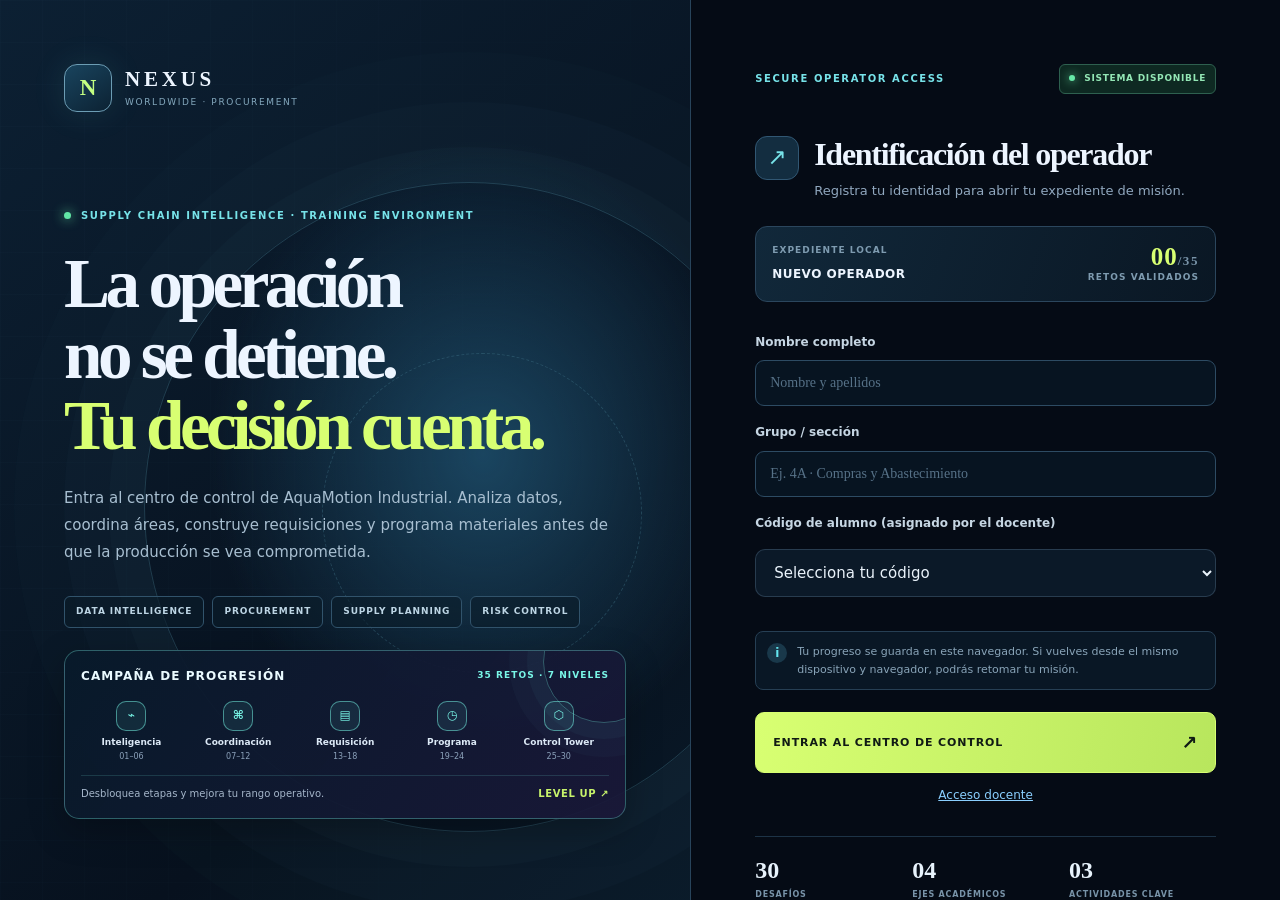
<file: index.html>
<!doctype html>
<html lang="es-MX">
<head>
<meta charset="utf-8"><meta name="viewport" content="width=device-width, initial-scale=1">
<meta name="theme-color" content="#07111e"><meta name="description" content="Simulación inmersiva de compras y abastecimiento: datos digitales, coordinación organizacional, requisiciones y programación de requerimientos."><meta name="color-scheme" content="dark">
<title>NEXUS | Operación Abastecimiento</title>
<link rel="stylesheet" href="./styles.css?v=nexus-faculty-review-10">
</head>
<body>
<div id="loginGate" class="nexus-login-gate" role="dialog" aria-modal="true" aria-labelledby="loginTitle">
 <section class="login-showcase">
  <div class="login-wordmark"><span class="login-mark">N</span><span><b>NEXUS</b><small>WORLDWIDE · PROCUREMENT</small></span></div>
  <div class="login-orbit orbit-one"></div><div class="login-orbit orbit-two"></div>
  <div class="login-copy"><div class="login-eyebrow"><span class="live-dot"></span> SUPPLY CHAIN INTELLIGENCE · TRAINING ENVIRONMENT</div><h1>La operación<br>no se detiene.<br><em>Tu decisión cuenta.</em></h1><p>Entra al centro de control de AquaMotion Industrial. Analiza datos, coordina áreas, construye requisiciones y programa materiales antes de que la producción se vea comprometida.</p>
   <div class="login-capabilities"><span>DATA INTELLIGENCE</span><span>PROCUREMENT</span><span>SUPPLY PLANNING</span><span>RISK CONTROL</span></div>
  <div class="login-campaign-preview">
   <div class="login-campaign-heading"><b>CAMPAÑA DE PROGRESIÓN</b><span>35 RETOS · 7 NIVELES</span></div>
   <div class="login-campaign-steps">
    <div class="login-campaign-step"><span class="login-campaign-icon">⌁</span><b>Inteligencia</b><small>01–06</small></div>
    <div class="login-campaign-step"><span class="login-campaign-icon">⌘</span><b>Coordinación</b><small>07–12</small></div>
    <div class="login-campaign-step"><span class="login-campaign-icon">▤</span><b>Requisición</b><small>13–18</small></div>
    <div class="login-campaign-step"><span class="login-campaign-icon">◷</span><b>Programa</b><small>19–24</small></div>
    <div class="login-campaign-step"><span class="login-campaign-icon">⬡</span><b>Control Tower</b><small>25–30</small></div>
   </div>
   <div class="login-campaign-bottom"><span>Desbloquea etapas y mejora tu rango operativo.</span><strong>LEVEL UP ↗</strong></div>
  </div>
  </div>
  <div class="login-footer"><span>NEXUS PROCUREMENT / UNIDAD 3</span><span>SIMULACIÓN ACADÉMICA · V 1.0</span></div>
 </section>
 <section class="login-access">
  <div class="access-top"><span class="access-overline">SECURE OPERATOR ACCESS</span><span class="access-pill"><i></i> SISTEMA DISPONIBLE</span></div>
  <div class="access-title"><div class="access-symbol">↗</div><div><h2 id="loginTitle">Identificación del operador</h2><p>Registra tu identidad para abrir tu expediente de misión.</p></div></div>
  <div class="login-resume-card"><div><span>EXPEDIENTE LOCAL</span><strong id="loginSavedName">NUEVO OPERADOR</strong></div><div class="resume-stat"><strong id="loginSavedProgress">00<span>/35</span></strong><small>RETOS VALIDADOS</small></div></div>
  <form id="nexusLoginForm" class="nexus-login-form">
   <label for="loginFullName">Nombre completo</label><input id="loginFullName" type="text" autocomplete="name" minlength="5" maxlength="100" placeholder="Nombre y apellidos" required>
   <label for="loginGroup">Grupo / sección</label><input id="loginGroup" type="text" maxlength="80" placeholder="Ej. 4A · Compras y Abastecimiento">
   <label for="loginStudentCode">Código de alumno (asignado por el docente)</label><select id="loginStudentCode" class="student-code-select" required><option value="">Selecciona tu código</option><option value="1">Alumno 01</option><option value="2">Alumno 02</option><option value="3">Alumno 03</option><option value="4">Alumno 04</option><option value="5">Alumno 05</option><option value="6">Alumno 06</option><option value="7">Alumno 07</option><option value="8">Alumno 08</option></select>
   <div class="login-note"><span>i</span><p>Tu progreso se guarda en este navegador. Si vuelves desde el mismo dispositivo y navegador, podrás retomar tu misión.</p></div>
   <button class="login-submit" type="submit"><span id="loginButtonLabel">ENTRAR AL CENTRO DE CONTROL</span><b>↗</b></button>
  </form>
  <button class="instructor-link" type="button" onclick="openInstructor()">Acceso docente</button>
  <div class="login-bottom-stats"><div><strong>30</strong><span>DESAFÍOS</span></div><div><strong>04</strong><span>EJES ACADÉMICOS</span></div><div><strong>03</strong><span>ACTIVIDADES CLAVE</span></div></div>
  <div class="login-security">NEXUS WORLDWIDE <span>·</span> ENTORNO EDUCATIVO CONTROLADO</div>
 </section>
</div>
<section id="instructorGate" class="nexus-login-gate" style="display:none" role="dialog" aria-modal="true"><section class="login-showcase"><div class="login-wordmark"><span class="login-mark">N</span><span><b>NEXUS</b><small>WORLDWIDE · PROCUREMENT</small></span></div><div class="login-copy"><div class="login-eyebrow">INSTRUCTOR ACCESS</div><h1>Control de<br>escenarios.<br><em>Vista docente.</em></h1><p>Consulta ocho escenarios equivalentes con la misma lógica de resolución.</p></div></section><section class="login-access"><div class="access-title"><div><h2>Acceso docente</h2><p>Ingresa tus credenciales.</p></div></div><form id="instructorLoginForm" class="nexus-login-form"><label for="instructorUser">Usuario</label><input id="instructorUser" autocomplete="username" required><label for="instructorPass">Contraseña</label><input id="instructorPass" type="password" autocomplete="current-password" required><div id="instructorError" class="incident-feedback" style="display:none"></div><button class="login-submit" type="submit"><span>ABRIR CONSOLA DOCENTE</span><b>↗</b></button></form><button class="btn" style="margin-top:14px;width:100%" onclick="closeInstructor()">VOLVER AL ACCESO DE ALUMNOS</button><div class="login-security">AVISO: acceso de interfaz; no es autenticación segura de servidor.</div></section></section><section id="instructorConsole" class="instructor-console" style="display:none"><div class="command-head"><div><div class="eyebrow">NEXUS PROCUREMENT / FACULTY CONSOLE</div><h2>Panel docente · 8 escenarios</h2><p class="muted">Mismas competencias, criterios y lógica de resolución; cambian datos, fechas y proveedores.</p></div><button class="btn" onclick="closeInstructor()">Cerrar consola</button></div><div class="instructor-notice"><b>Importante:</b> los casos se pueden consultar aquí, pero las entregas y puntuaciones no se sincronizan desde otros dispositivos. Para centralizar resultados se requiere base de datos/backend.</div><div id="scenarioCards" class="scenario-cards"></div>
<div class="faculty-submissions instructor-key">
 <h3>Revisar entregas de alumnos</h3>
 <p>El alumno descarga su entrega en formato JSON desde su sesión y te comparte el archivo. Cárgalo aquí para revisar respuestas, intentos y retos validados.</p>
 <div class="faculty-upload-row"><label for="facultySubmissionFile">Seleccionar entrega (.json)</label><input id="facultySubmissionFile" type="file" accept=".json,application/json" onchange="loadFacultySubmission(event)"></div>
 <div id="facultySubmissionReview" class="faculty-submission-review" hidden></div>
</div>
<div class="instructor-key faculty-answer-library"><h3>Clave de respuestas · 35 retos</h3><p>Abre cada reto para revisar una respuesta esperada, conceptos imprescindibles y pistas. En respuestas abiertas, usa los criterios como rúbrica de retroalimentación, no como frase literal obligatoria.</p><div class="faculty-answer-search"><label for="facultyAnswerSearch">Buscar por reto o tema</label><input id="facultyAnswerSearch" type="search" placeholder="Ej. inventario, cotización, requisición…" oninput="filterFacultyAnswerKey(this.value)"></div><div id="facultyAnswerKeys" class="faculty-answer-keys"></div></div>
<div class="instructor-key"><h3>Criterio común de resolución</h3><ol><li>Validar inventario utilizable, reservas, bloqueos y recepciones confirmadas.</li><li>Comparar fecha requerida, plazo, costo total, presupuesto y riesgo de paro.</li><li>Completar especificación, cantidad, unidad, fecha, justificación y autorizaciones de la requisición.</li><li>Documentar alternativas, responsables, evidencia y decisión.</li></ol></div></section>
<div class="shell">
<header class="top"><div class="brand"><div class="logo">N</div><div><div class="eyebrow">NEXUS WORLDWIDE · PROCUREMENT</div><h1>NEXUS PROCUREMENT · CONTROL TOWER</h1><div class="sub">Simulación académica de compras, datos y programación</div></div></div><div class="badge">MISIÓN U3 · 180–240 MIN</div></header>
<div class="layout">
<aside class="side">\n <div class="nexus-sidebar-brand"><span class="nexus-sidebar-mark">N</span><span><b>NEXUS</b><small>WORLDWIDE · PROCUREMENT</small></span></div>

 <div class="student"><div class="eyebrow">Operador asignado</div><strong id="studentName">Sin identificar</strong><div class="sub" id="studentStatus">Sesión no iniciada</div></div>
 <div class="progress-label"><span>Progreso de misión</span><b id="progressText">0/35</b></div><div class="bar"><span id="progressBar"></span></div>
 <div class="nexus-primary-nav" aria-label="Navegación del centro de control">
  <button data-nexus-view="dashboard" class="active" onclick="showDash()"><span>⌂</span> Centro de control</button>
  <button data-nexus-view="briefing" onclick="showBriefing()"><span>▤</span> Briefing operativo</button>
  <button data-nexus-view="missions" onclick="resumeMission()"><span>⚑</span> Continuar misión</button>
  <button data-nexus-view="report" onclick="showFinal()"><span>▧</span> Reporte de desempeño</button>
 </div>
 <div class="queue-label">MISSION QUEUE <span>35</span></div>
 <div class="nav" id="nav"></div>
 <button class="btn student-export-btn" style="width:100%;margin:10px 0" onclick="downloadSubmission()">DESCARGAR ENTREGA PARA DOCENTE ↗</button>
 <div class="callout warning mini">Regla NEXUS: primero pulsa <b>Validar respuesta</b>. Solo después de acertar se habilita <b>Avanzar al siguiente</b>. Tras dos errores aparece una pista.</div>
 <button class="btn" style="width:100%" onclick="resetProgress()">Reiniciar sesión</button>
</aside>
<main class="main"><header class="nexus-topbar" id="nexusTopbar">
 <button class="mobile-menu" onclick="toggleNexusSidebar()" aria-label="Abrir navegación">☰</button>
 <div class="topbar-location"><span class="topbar-breadcrumb">NEXUS WORLDWIDE <b>/</b> PROCUREMENT</span><strong id="topbarPageTitle">Centro de control</strong></div>
 <div class="topbar-search"><span>⌕</span><input id="nexusSearch" type="search" placeholder="Buscar reto o tema…" oninput="filterMissionNav(this.value)"></div>
 <div class="topbar-right"><span class="system-status"><i></i> SISTEMA EN LÍNEA</span><div class="topbar-operator"><span class="operator-avatar" id="topAvatar">OP</span><div><strong id="topName">Operador</strong><small id="topGroup">Compras y abastecimiento</small></div></div></div>
</header><section class="panel command-dashboard nexus-home" id="commandDashboard">
 <div class="command-head"><div><div class="eyebrow">NEXUS PROCUREMENT / OPERATIONAL OVERVIEW</div><h2>Centro de control de abastecimiento</h2><p class="muted">AquaMotion Industrial · Planta de producción · Unidad 3</p></div><div class="live-state"><span class="live-dot"></span> OPERACIÓN SIMULADA</div></div>
 <div class="command-kpis">
  <article class="command-kpi"><span class="kpi-label">DESAFÍOS VALIDADOS</span><strong id="dashDone">00<span class="kpi-denom">/35</span></strong><span id="dashProgressCaption">Tu operación está por comenzar</span><div class="kpi-track"><i id="dashProgressBar" style="width:0%"></i></div></article>
  <article class="command-kpi"><span class="kpi-label">PUNTUACIÓN ACTUAL</span><strong id="dashScore">100</strong><span>Índice académico con penalización por intentos</span><div class="kpi-track"><i id="dashScoreBar" style="width:100%"></i></div></article>
  <article class="command-kpi"><span class="kpi-label">EJES DE OPERACIÓN</span><strong>04</strong><span>Datos · Organización · Requisición · Programa</span><div class="kpi-track"><i style="width:100%"></i></div></article>
  <article class="command-kpi risk-kpi"><span class="kpi-label">ESTADO DE LA PLANTA</span><strong id="dashPlantStatus">EN ALERTA</strong><span>Materiales y fecha de producción bajo análisis</span><div class="risk-pulse"><i></i><i></i><i></i><i></i><i></i></div></article>
 </div>

 <section class="nexus-progression" id="nexusProgression">
  <div class="nexus-hero-visual medal-hero-visual" aria-hidden="true"><div class="holo-medal"><div class="medal-orbit orbit-a"></div><div class="medal-orbit orbit-b"></div><div class="medal-ribbon"></div><div class="medal-face"><span class="medal-star">✦</span><b>NX</b><small>PROCUREMENT</small><span class="medal-laurel">❧ ✧ ❧</span></div><span class="medal-spark spark-a">✦</span><span class="medal-spark spark-b">✧</span><span class="medal-spark spark-c">✦</span></div></div>
  <div class="progression-top"><div><div class="eyebrow">CAMPAÑA OPERATIVA · SISTEMA DE NIVELES</div><h3 class="progression-title">Tu ruta hacia Procurement Specialist</h3><p class="progression-sub">No solo contestes: desbloquea sectores, resuelve incidencias y demuestra que puedes mantener la cadena de suministro en movimiento.</p></div><div class="rank-emblem" aria-label="Insignia de cadete"><span>01</span></div><div class="rank-chip" id="progressionRank">RANGO 01 · CADETE</div></div>
  <div class="progression-body"><div class="stage-track" id="progressionStages" aria-label="Etapas de la campaña"></div><div class="progression-side"><div class="progression-percent" id="progressionPercent">00%</div><p id="progressionSummary">Tu operación comienza en el centro de control.</p><div class="progression-bar"><span id="progressionFill" style="width:0%"></span></div></div></div>
  <div class="progression-next"><div class="progression-next-copy"><b id="progressionNextTitle">Siguiente objetivo: iniciar el briefing</b><span id="progressionNextDesc">Lee el expediente y valida los datos antes de tomar decisiones.</span></div><button class="progression-action" id="progressionNextBtn" onclick="resumeMission()">INICIAR OPERACIÓN ↗</button></div>
 </section>
 <div class="nexus-home-grid">
  <article class="home-feature home-feature-main"><div class="home-feature-image"><div class="image-grid"></div><span class="image-tag">CASE FILE · AM-100</span><div class="image-orbit"></div><div class="factory-glyph">AM</div></div><div class="home-feature-copy"><div class="eyebrow">MISIÓN PRINCIPAL · AQUAMOTION INDUSTRIAL</div><h3>Evita la interrupción de producción</h3><p>Debes coordinar el suministro de materiales para fabricar 100 bombas. Los datos de inventario, las reservas y los plazos del proveedor pueden cambiar el resultado de la operación.</p><div class="home-feature-facts"><span><b>100</b> bombas planeadas</span><span><b>23 NOV</b> fecha requerida</span><span><b>35</b> desafíos</span></div><button class="btn primary" onclick="showBriefing()">ABRIR BRIEFING OPERATIVO <b>↗</b></button></div></article>
  <article class="home-side-card"><div class="panel-header"><div><h3>Estado de misión</h3><small>Actualización de tu expediente</small></div><span class="status status-live">EN CURSO</span></div><div class="mission-state-row"><span class="state-icon">◈</span><div><b id="dashCurrentMission">Briefing operativo</b><small id="dashCurrentCaption">Lee el caso y revisa los datos iniciales.</small></div></div><div class="mission-progress"><div class="mini-bar"><span id="dashMiniProgress" style="width:0%"></span></div><strong id="dashMiniCount">0 / 30</strong></div><button class="btn home-secondary" onclick="resumeMission()">CONTINUAR MI MISIÓN <b>→</b></button><div class="home-divider"></div><div class="home-alert"><span>!</span><div><b>ALERTA DE SUMINISTRO</b><p>Una decisión incorrecta puede provocar faltantes, compras urgentes o exceso de inventario.</p></div></div></article>
  <article class="home-module"><div class="home-module-top"><span class="module-icon">01</span><span class="module-state">MÓDULO 3.2</span></div><h4>Data intelligence</h4><p>Calidad de datos, sistemas digitales, inventarios e indicadores.</p><button onclick="openTopicMission('3.2')">EXPLORAR RETOS <b>↗</b></button></article>
  <article class="home-module"><div class="home-module-top"><span class="module-icon">02</span><span class="module-state">MÓDULO 3.3</span></div><h4>Organizational flow</h4><p>Responsabilidades, coordinación entre áreas y toma de decisiones.</p><button onclick="openTopicMission('3.3')">EXPLORAR RETOS <b>↗</b></button></article>
  <article class="home-module"><div class="home-module-top"><span class="module-icon">03</span><span class="module-state">MÓDULO 3.4</span></div><h4>Requisition control</h4><p>Especificaciones, trazabilidad, evidencia y requisiciones completas.</p><button onclick="openTopicMission('3.4')">EXPLORAR RETOS <b>↗</b></button></article>
  <article class="home-module"><div class="home-module-top"><span class="module-icon">04</span><span class="module-state">MÓDULO 3.5</span></div><h4>Supply scheduling</h4><p>Requerimientos netos, fechas, lotes y riesgo de abastecimiento.</p><button onclick="openTopicMission('3.5')">EXPLORAR RETOS <b>↗</b></button></article>
  <article class="home-module home-manual-shortcut"><div class="home-module-top"><span class="module-icon">⌘</span><span class="module-state">BIBLIOTECA DE CLASE</span></div><h4>Manual de campo NEXUS</h4><p>Notas explicadas, ejemplos, ejercicios guiados y referencias por apartado.</p><button onclick="openFieldManual()">ABRIR MANUAL <b>↗</b></button></article>
 </div>

 
 <section class="supply-map-section" id="supplyMap">
  <div class="immersive-section-head"><div><div class="eyebrow">INTERACTIVE SUPPLY NETWORK · 3D VIEW</div><h3>Mapa 3D de la cadena de suministro</h3><p>Selecciona un nodo de la red para conocer qué información necesita, qué decisiones toma y qué puede bloquear el flujo. Sigue el movimiento desde la demanda hasta la entrega.</p></div><span class="immersive-status">NETWORK ONLINE</span></div>
  <div class="supply-map-layout"><div class="supply-map-canvas" role="group" aria-label="Mapa interactivo de la cadena de suministro">
   <div class="map-grid-floor"></div><svg class="supply-connections" viewBox="0 0 700 430" aria-hidden="true"><path d="M350 75 L175 160 L100 280 M350 75 L525 160 L600 280 M175 160 L350 250 L525 160 M100 280 L350 365 L600 280 M350 250 L350 365" /><path class="flow-path" d="M350 75 L175 160 L350 250 L525 160 L600 280 L350 365 L100 280" /></svg>
   <button class="map-node node-production selected" data-map-node="production" onclick="selectSupplyNode('production')"><span class="node-glyph">▥</span><b>Producción</b><small>Demanda y fecha</small></button>
   <button class="map-node node-planning" data-map-node="planning" onclick="selectSupplyNode('planning')"><span class="node-glyph">⌘</span><b>Planeación / MRP</b><small>Necesidad neta</small></button>
   <button class="map-node node-purchasing" data-map-node="purchasing" onclick="selectSupplyNode('purchasing')"><span class="node-glyph">⇄</span><b>Compras</b><small>Proveedor y orden</small></button>
   <button class="map-node node-finance" data-map-node="finance" onclick="selectSupplyNode('finance')"><span class="node-glyph">$</span><b>Finanzas</b><small>Presupuesto</small></button>
   <button class="map-node node-warehouse" data-map-node="warehouse" onclick="selectSupplyNode('warehouse')"><span class="node-glyph">▤</span><b>Almacén</b><small>Recepción y stock</small></button>
   <button class="map-node node-supplier" data-map-node="supplier" onclick="selectSupplyNode('supplier')"><span class="node-glyph">◈</span><b>Proveedor</b><small>Plazo y confirmación</small></button>
   <div class="map-core"><span>NX</span><small>FLUJO DE MATERIAL</small></div>
  </div><aside class="map-detail-card"><div class="eyebrow" id="mapDetailEyebrow">NODO 01 · DEMANDA</div><h4 id="mapDetailTitle">Producción</h4><p id="mapDetailText">Define qué se necesita, en qué cantidad y para cuándo. Una fecha poco clara puede distorsionar todo el plan de abastecimiento.</p><div class="map-detail-label">DATOS QUE DEBES VALIDAR</div><ul id="mapDetailList"><li>Demanda confirmada</li><li>Fecha requerida</li><li>Prioridad operativa</li></ul><div class="map-detail-label">PREGUNTA DE CONTROL</div><p id="mapDetailQuestion">¿La necesidad está documentada y autorizada?</p><button class="btn primary" onclick="openFieldManual('manual-33')">CONSULTAR MANUAL ↗</button></aside></div>
  <div class="map-legend"><span><i class="legend-dot dot-demand"></i> Demanda</span><span><i class="legend-dot dot-data"></i> Datos / planeación</span><span><i class="legend-dot dot-decision"></i> Decisión</span><span><i class="legend-dot dot-flow"></i> Material y recepción</span></div>
 </section>
 <section class="branching-lab" id="branchingLab">
  <div class="immersive-section-head"><div><div class="eyebrow">DECISION LAB · BRANCHING CASES</div><h3>Casos ramificados: cada decisión mueve la operación</h3><p>Resuelve tres casos breves. La elección abre una consecuencia y una pregunta de seguimiento; al terminar podrás comparar tus decisiones de los casos 1, 2 y 3. No hay un mensaje de “todo salió mal”: la retroalimentación explica qué ocurrió y qué dato conviene revisar.</p></div><span class="immersive-status">3 CASE FILES</span></div>
  <div class="branch-progress"><span id="branchProgressLabel">CASO 01 DE 03</span><div><i id="branchProgressFill" style="width:0%"></i></div><span id="branchScoreLabel">0 decisiones</span></div>
  <article class="branch-case-card" id="branchCaseCard"><div class="branch-case-kicker" id="branchCaseKicker">CASE FILE · NX-01</div><h4 id="branchCaseTitle">La fecha que nadie confirma</h4><p id="branchCaseScenario">Producción necesita el material pronto. El proveedor habitual no confirma la entrega y el alternativo cobra más.</p><div class="branch-data-pills" id="branchCaseData"></div><div class="branch-options" id="branchCaseOptions"></div><div class="branch-consequence" id="branchConsequence" aria-live="polite" hidden></div><div class="branch-case-actions"><button class="btn" id="branchRetryBtn" onclick="retryBranchCase()" hidden>REVISAR OTRA ALTERNATIVA</button><button class="btn primary" id="branchNextBtn" onclick="nextBranchCase()" disabled>CONTINUAR AL SIGUIENTE CASO ↗</button></div></article>
  <div class="branch-comparison" id="branchComparison" hidden><div class="eyebrow">DEBRIEF · COMPARATIVO DE DECISIONES</div><h4>Comparativo de casos 1, 2 y 3</h4><p>Compara la decisión que tomaste, su efecto principal y la recomendación para una operación real.</p><div class="branch-comparison-grid" id="branchComparisonGrid"></div><button class="btn primary" onclick="resetBranchLab()">REPETIR LOS TRES CASOS ↻</button></div>
 </section>
 <section class="nexus-live-ops" id="liveOperations">
  <div class="live-ops-head"><div><div class="eyebrow">SIMULADOR COMPLEMENTARIO · PRÁCTICA DE DECISIONES</div><h3>Centro de incidentes en vivo</h3><p><b>¿Para qué sirve?</b> Es un laboratorio de práctica independiente de los 35 retos: puedes usarlo antes de empezar para familiarizarte con las decisiones o al terminar para comparar estrategias con tu equipo. Resuelve tres incidentes y observa cómo afectan continuidad, presupuesto, calidad y riesgo. Los indicadores son didácticos, no datos de una planta real.</p><div class="role-badge" id="activeRoleBadge">ROL · JEFATURA DE COMPRAS</div><button class="manual-inline-link" onclick="openFieldManual('manual-incidents')">CONSULTAR GUÍA DE INCIDENTES ↗</button></div><span class="ops-chip"><i class="live-dot"></i> SIMULACIÓN</span></div>
  <div class="incident-guide"><b>¿Cómo se usa este centro?</b><span>01 · Lee el caso</span><span>02 · Compara las consecuencias</span><span>03 · Elige una acción</span><span>04 · Revisa la retroalimentación y la bitácora</span></div>
  <div class="ops-live-grid"><article class="incident-card"><div class="incident-code" id="incidentCode">INCIDENTE 01 · SUMINISTRO</div><h4 id="incidentTitle">Alerta de abastecimiento</h4><p id="incidentDescription">Elige una respuesta operativa para ver sus consecuencias.</p><div class="incident-actions" id="incidentActions"></div><div class="incident-feedback" id="incidentFeedback" aria-live="polite"></div></article>
   <article class="ops-metrics-card"><h4>Índice de salud operativa del equipo</h4>
    <div class="ops-metric"><span>Continuidad de producción</span><strong id="metricContinuityText">70 / 100</strong><div class="ops-meter"><i id="metricContinuity" style="width:70%"></i></div></div>
    <div class="ops-metric"><span>Control presupuestal</span><strong id="metricBudgetText">70 / 100</strong><div class="ops-meter"><i id="metricBudget" style="width:70%"></i></div></div>
    <div class="ops-metric"><span>Calidad de decisión</span><strong id="metricQualityText">70 / 100</strong><div class="ops-meter"><i id="metricQuality" style="width:70%"></i></div></div>
    <div class="ops-metric"><span>Gestión del riesgo</span><strong id="metricRiskText">70 / 100</strong><div class="ops-meter"><i id="metricRisk" style="width:70%"></i></div></div>
    <div class="ops-log"><div class="ops-log-title">BITÁCORA DE OPERACIÓN</div><div id="opsLog"><div class="ops-log-line"><b>[SYSTEM]</b> Simulación preparada. Esperando primera decisión.</div></div></div>
   </article>
  </div>
 </section>

 <section class="field-manual" id="fieldManual">
  <div class="manual-header"><div><div class="eyebrow">NEXUS FIELD GUIDE · BIBLIOTECA DE CLASE</div><h3>Manual de campo: de la teoría a la decisión</h3><p>Consulta las notas de la unidad, sigue los ejemplos paso a paso y practica antes de validar tus retos. Cada referencia conecta el reto con el apartado que necesitas repasar.</p></div><div class="manual-emblem" aria-hidden="true"><span>NX</span><i></i></div></div>
  <div class="manual-search-row"><label for="manualSearch">Buscar en el manual</label><input id="manualSearch" type="search" placeholder="Ej. ERP, reservas, requisición, fecha requerida…" oninput="filterFieldManual(this.value)"><span id="manualSearchCount">4 apartados</span></div>
  <div class="manual-chapters" id="manualChapters">
   <details class="manual-chapter" id="manual-32" open><summary><span class="manual-chapter-num">03.2</span><span><b>Sistemas digitales e inteligencia de datos</b><small>ERP · MRP · WMS · EDI · BI · calidad de datos</small></span><span class="manual-chevron">＋</span></summary><div class="manual-content"><h4>Idea central</h4><p>Un sistema digital ayuda a registrar, conectar o analizar información; no todos cumplen la misma función. Antes de decidir, identifica qué dato necesitas, quién lo genera y cuándo fue actualizado.</p><div class="manual-concepts"><article><b>ERP</b><span>Integra procesos y registros de distintas áreas.</span></article><article><b>MRP</b><span>Calcula necesidades de materiales a partir de demanda, estructura del producto, inventario y tiempos.</span></article><article><b>WMS</b><span>Apoya el control operativo de ubicaciones, movimientos y existencias en almacén.</span></article><article><b>EDI</b><span>Intercambia documentos comerciales entre sistemas.</span></article><article><b>BI</b><span>Convierte datos en indicadores y análisis para decidir.</span></article></div><h4>Ejemplo guiado</h4><p>Producción solicita 100 bombas. No compres de inmediato: valida la demanda y la lista de materiales, revisa existencias utilizables y órdenes abiertas; después calcula la necesidad neta y documenta la fuente de cada dato.</p><div class="manual-exercise"><b>Ejercicio rápido</b><p>El sistema muestra 70 piezas físicas, 20 reservadas y 30 en una recepción confirmada para antes de la fecha requerida. ¿Cuántas piezas hay libres hoy y cuántas podrían estar disponibles si llega a tiempo la recepción?</p><details><summary>Ver solución razonada</summary><p>Libres hoy: 70 − 20 = 50. Si las 30 unidades llegan a tiempo y pasan la recepción, el total potencial es 80. Aún falta comparar esa cantidad con la demanda nueva y el stock de seguridad.</p></details></div><p class="manual-crossref"><b>Úsalo en:</b> retos de Sistemas digitales · inventario · disponibilidad. <button onclick="openTopicMission('3.2')">Ir a retos 3.2 ↗</button></p></div></details>
   <details class="manual-chapter" id="manual-33"><summary><span class="manual-chapter-num">03.3</span><span><b>Relación organizacional y coordinación</b><small>Área usuaria · área técnica · Compras · Finanzas · Almacén</small></span><span class="manual-chevron">＋</span></summary><div class="manual-content"><h4>Idea central</h4><p>Una compra confiable es un proceso coordinado. La necesidad nace en el área usuaria; el área técnica define o valida especificaciones; Compras gestiona cotización y proveedor; Finanzas valida presupuesto y condiciones de pago; Almacén confirma recepción y discrepancias.</p><div class="manual-flow"><span>Área usuaria<br><small>qué y cuándo</small></span><i>→</i><span>Área técnica<br><small>especificación</small></span><i>→</i><span>Compras<br><small>cotiza y negocia</small></span><i>→</i><span>Finanzas / Almacén<br><small>autoriza y recibe</small></span></div><h4>Error frecuente</h4><p>Emitir una orden no garantiza que el material esté disponible. Deben confirmarse proveedor, cantidad, fecha, transporte, recepción e inspección cuando corresponda.</p><div class="manual-exercise"><b>Ejercicio rápido</b><p>Producción pide “un rodamiento urgente”, sin código, medidas ni aplicación. ¿Qué debe ocurrir antes de solicitar cotizaciones?</p><details><summary>Ver solución razonada</summary><p>El área usuaria documenta la necesidad y fecha; el área técnica valida código, dimensiones, compatibilidad y criterios de aceptación. Compras solicita cotizaciones comparables con esa información.</p></details></div><p class="manual-crossref"><b>Úsalo en:</b> retos de roles, aprobaciones, coordinación y continuidad. <button onclick="openTopicMission('3.3')">Ir a retos 3.3 ↗</button></p></div></details>
   <details class="manual-chapter" id="manual-34"><summary><span class="manual-chapter-num">03.4</span><span><b>Requisición de compras y trazabilidad</b><small>Datos obligatorios · justificación · autorización · evidencia</small></span><span class="manual-chevron">＋</span></summary><div class="manual-content"><h4>Lista de verificación</h4><ul class="manual-checklist"><li>Descripción y código del material, si existe.</li><li>Especificación técnica, unidad de medida y cantidad.</li><li>Fecha requerida, ubicación y justificación operativa.</li><li>Centro de costo o presupuesto y prioridad aprobada.</li><li>Solicitante, autorizador y documentos de soporte.</li><li>Requisitos de entrega, inspección y aceptación.</li></ul><p>Una requisición completa permite cotizar en condiciones comparables, revisar la autorización y seguir la solicitud desde la necesidad hasta la recepción. No sustituye la orden de compra ni confirma por sí sola que el material ya fue adquirido.</p><div class="manual-exercise"><b>Ejercicio rápido</b><p>La requisición dice “10 piezas cuanto antes”, pero no identifica material ni fecha exacta. ¿Está lista para cotizar?</p><details><summary>Ver solución razonada</summary><p>No. Faltan identificación/especificación y una fecha requerida verificable. Debe regresar al área solicitante o técnica para completar datos antes de comparar ofertas.</p></details></div><p class="manual-crossref"><b>Úsalo en:</b> retos de requisición, campos obligatorios y trazabilidad. <button onclick="openTopicMission('3.4')">Ir a retos 3.4 ↗</button></p></div></details>
   <details class="manual-chapter" id="manual-35"><summary><span class="manual-chapter-num">03.5</span><span><b>Programación de requerimientos y abastecimiento</b><small>Demanda · disponibilidad neta · plazo · stock de seguridad</small></span><span class="manual-chevron">＋</span></summary><div class="manual-content"><h4>Secuencia para programar</h4><ol class="manual-checklist"><li>Confirma cantidad y fecha de necesidad de Producción.</li><li>Revisa inventario físico, reservas, bloqueos y recepciones abiertas.</li><li>Calcula disponibilidad neta con las restricciones del caso.</li><li>Compara el plazo del proveedor con la fecha requerida.</li><li>Define cantidad y fecha de compra; escala riesgos y alternativas.</li><li>Da seguimiento a confirmación, embarque y recepción.</li></ol><div class="manual-formula">Disponibilidad utilizable ≈ existencia física − reservas − bloqueos no liberados</div><p>Las recepciones futuras solo deben contarse si están suficientemente confirmadas y llegan antes de la fecha de necesidad. El stock de seguridad se analiza por separado según la política y el riesgo.</p><div class="manual-exercise"><b>Ejercicio rápido</b><p>Hay 120 piezas físicas, 35 reservadas, 5 bloqueadas y una demanda de 100. No hay recepciones confirmadas. ¿Qué brecha debes reportar?</p><details><summary>Ver solución razonada</summary><p>Disponibilidad utilizable: 120 − 35 − 5 = 80. Frente a una demanda de 100, la brecha es de 20 piezas, antes de considerar stock de seguridad u otras restricciones.</p></details></div><p class="manual-crossref"><b>Úsalo en:</b> retos de fechas, cantidades, proveedores y riesgo de faltante. <button onclick="openTopicMission('3.5')">Ir a retos 3.5 ↗</button></p></div></details>
   <details class="manual-chapter" id="manual-incidents"><summary><span class="manual-chapter-num">LAB</span><span><b>Centro de incidentes en vivo</b><small>Simulador complementario · indicadores · bitácora</small></span><span class="manual-chevron">＋</span></summary><div class="manual-content"><p>Este laboratorio no reemplaza un reto ni es la última misión. Es práctica adicional para probar decisiones sin afectar la secuencia de los 35 desafíos. Cada decisión modifica cuatro indicadores simulados:</p><div class="manual-concepts"><article><b>Continuidad</b><span>¿La acción protege la fecha de producción?</span></article><article><b>Presupuesto</b><span>¿Controla el costo total y las urgencias?</span></article><article><b>Calidad</b><span>¿La decisión usa datos y especificaciones verificables?</span></article><article><b>Riesgo</b><span>¿Previene incumplimientos, bloqueos o faltantes?</span></article></div><p>Lee el incidente, compara las opciones, elige una y justifica el efecto. Al final revisa la bitácora: identifica qué indicador mejoró, cuál se sacrificó y qué evidencia pedirías en una operación real.</p><button class="btn primary" onclick="document.getElementById('liveOperations').scrollIntoView({behavior:'smooth',block:'start'})">IR AL SIMULADOR ↗</button></div></details>
  </div>
  <div class="manual-note"><b>Nota académica</b><p>Este manual resume los conceptos que aparecen en la simulación y sirve como guía de estudio. Las políticas concretas de compra, autorizaciones, inventario y stock de seguridad dependen de cada organización y de las indicaciones del docente.</p></div>
 </section>
 <div class="home-bottom-grid"><article class="home-terminal"><div class="terminal-heading"><span><i></i> OPERATION LOG</span><span>SIMULACIÓN LOCAL</span></div><div class="terminal-lines"><p><b>[SYSTEM]</b> Entorno de entrenamiento inicializado.</p><p><b>[CASE]</b> AquaMotion Industrial · lote AM-100 cargado.</p><p><b>[CHECK]</b> Inventario, reservas y recepciones requieren validación.</p><p><b>[NEXT]</b> Abre el briefing para recibir instrucciones operativas.</p></div></article><article class="home-rank-card"><div class="eyebrow">PERFORMANCE TRACKER</div><h3>Tu desempeño se construye decisión a decisión.</h3><p>Valida cada respuesta, consulta las pistas cuando estén disponibles y guarda tus evidencias al finalizar.</p><button class="btn primary" onclick="showFinal()">VER REPORTE Y PUNTAJE ↗</button></article></div>
</section>
<section class="panel command-dashboard" id="commandDashboard">
 <div class="command-head"><div><div class="eyebrow">NEXUS WORLDWIDE / PROCUREMENT INTELLIGENCE</div><h2>Centro de operaciones de abastecimiento</h2><p class="muted">Unidad 3 · Planeación, coordinación, requisiciones y programación de compras</p></div><div class="live-state"><span class="live-dot"></span> SIMULACIÓN LISTA</div></div>
 <div class="command-kpis">
  <article class="command-kpi"><span class="kpi-label">DESAFÍOS OPERATIVOS</span><strong>30</strong><span>Validación progresiva</span><div class="kpi-track"><i style="width:100%"></i></div></article>
  <article class="command-kpi"><span class="kpi-label">EJES ACADÉMICOS</span><strong>04</strong><span>Temas oficiales de la unidad</span><div class="kpi-track"><i style="width:100%"></i></div></article>
  <article class="command-kpi"><span class="kpi-label">ACTIVIDADES CLAVE</span><strong>03</strong><span>Analizar · requisitar · programar</span><div class="kpi-track"><i style="width:100%"></i></div></article>
  <article class="command-kpi risk-kpi"><span class="kpi-label">RIESGO DEL CASO</span><strong>ALTO</strong><span>Materiales, plazos y presupuesto</span><div class="risk-pulse"><i></i><i></i><i></i><i></i><i></i></div></article>
 </div>
 <div class="command-lower">
  <div class="command-module"><div class="module-title"><span class="module-icon">01</span><div><b>DATA INTELLIGENCE</b><small>3.2 · Proceso electrónico de datos</small></div><span class="module-state">ACTIVO</span></div><p>Audita datos, inventario y señales digitales antes de comprometer recursos.</p></div>
  <div class="command-module"><div class="module-title"><span class="module-icon">02</span><div><b>ORGANIZATIONAL FLOW</b><small>3.3 · Relación con la organización</small></div><span class="module-state">ACTIVO</span></div><p>Coordina Producción, Almacén, Compras, área técnica y Finanzas.</p></div>
  <div class="command-module"><div class="module-title"><span class="module-icon">03</span><div><b>REQUISITION CONTROL</b><small>3.4 · Requisición de compras</small></div><span class="module-state">ACTIVO</span></div><p>Transforma necesidades ambiguas en solicitudes verificables y trazables.</p></div>
  <div class="command-module"><div class="module-title"><span class="module-icon">04</span><div><b>SUPPLY SCHEDULING</b><small>3.5 · Programación de compras</small></div><span class="module-state">ACTIVO</span></div><p>Calcula requerimientos netos, fechas y decisiones de abastecimiento.</p></div>
 </div>
 <div class="command-alert"><span class="alert-mark">!</span><div><b>ALERTA DE OPERACIÓN · AQUAMOTION INDUSTRIAL</b><p>La producción de 100 bombas depende de información confiable, disponibilidad real y fechas de entrega confirmadas. Las decisiones incorrectas pueden generar faltantes, sobrecostos o interrupciones.</p></div></div>
</section>
<section class="panel hero" id="welcome">
 <div class="eyebrow">Caso de estudio · AquaMotion Industrial</div><h2>Una planta está a punto de detenerse. Tu equipo debe evitarlo.</h2>
 <p>La planta AquaMotion fabrica bombas de agua. Producción necesita materiales, Almacén reporta existencias, Compras debe conseguir lo faltante y Finanzas controla el presupuesto. Los datos no coinciden y la fecha límite se acerca. Tu misión es conectar sistemas, personas, requisiciones y programación para resolver el caso sin comprar de más ni provocar un paro.</p>
 <div class="chips"><span class="chip">3.2 Datos digitales</span><span class="chip">3.3 Organización</span><span class="chip">3.4 Requisición</span><span class="chip">3.5 Programación</span><span class="chip">35 retos con validación</span></div>
 <div class="grid" style="margin-top:18px"><div class="stat"><b>180–240 min</b><span class="muted">Duración estimada de la experiencia</span></div><div class="stat"><b>35 retos</b><span class="muted">Cada uno requiere validar antes de avanzar</span></div></div>
 <div class="field"><label for="fullName">Nombre completo del estudiante</label><input id="fullName" autocomplete="name" placeholder="Escribe nombre y apellidos"></div>
 <div class="field"><label for="group">Grupo / sección</label><input id="group" placeholder="Ej. 4A · Administración de Compras"></div>
 <div class="btnrow"><button class="btn primary" onclick="startMission()">Iniciar misión</button></div>
 <p class="notice">La sesión guarda el avance en este navegador. Al terminar podrás generar un reporte imprimible y exportar un CSV. No cierres ni borres los datos del navegador antes de guardar la evidencia.</p>
</section>
<div id="workspace" class="hidden">
<section class="panel" id="briefing"><div class="eyebrow">Briefing operativo</div><h3>Lee el tablero antes de tomar decisiones</h3><div class="callout good"><b>Temario oficial de la misión</b><ul><li><b>3.2.</b> Proceso electrónico de datos en la planeación de compras, programación y control.</li><li><b>3.3.</b> Relación de la función de compras y abastecimiento con la organización.</li><li><b>3.4.</b> Requisición de compras.</li><li><b>3.5.</b> Programación de compras.</li></ul><b>Actividades que debes demostrar:</b><ol><li>Análisis del uso de sistemas digitales en compras.</li><li>Elaboración de una requisición de compra.</li><li>Programación de requerimientos.</li></ol>Los diez retos se organizan alrededor de estos cuatro temas y las tres actividades; el caso de estudio es el medio para practicarlos, no un tema adicional.</div><p>Hoy es lunes 2 de noviembre. Producción debe liberar un lote de <b>100 bombas</b> el lunes 23 de noviembre. Cada bomba requiere 2 rodamientos, 4 tornillos y 1 tapa. El sistema de almacén muestra existencias, pero parte del material está reservado. El proveedor habitual tarda 8 días hábiles y el alterno 5, aunque cobra más. El objetivo no es comprar por intuición: es convertir datos fiables en una decisión trazable.</p>
<div class="tablewrap"><table><thead><tr><th>Material</th><th>Stock físico</th><th>Reservado</th><th>Recepción confirmada antes de la necesidad</th><th>Stock de seguridad</th></tr></thead><tbody><tr><td>Rodamientos</td><td>70</td><td>20</td><td>30</td><td>10</td></tr><tr><td>Tornillos</td><td>500</td><td>100</td><td>0</td><td>40</td></tr><tr><td>Tapas</td><td>45</td><td>5</td><td>20</td><td>10</td></tr></tbody></table></div>
<div class="callout"><b>Dato crucial:</b> para este ejercicio, stock utilizable = stock físico − reservado. La recepción confirmada solo cuenta si llegará antes de la fecha de uso y está documentada. Las fórmulas del caso son didácticas; en una empresa real también se revisan bloqueos, unidades, lotes mínimos y autorizaciones.</div>
<div class="visual"><h4>Ruta de la misión</h4><div class="flow"><div class="node"><b>01 · Detectar</b>Calidad del dato</div><div class="node"><b>02 · Coordinar</b>Responsabilidades</div><div class="node"><b>03 · Documentar</b>Requisición</div><div class="node"><b>04 · Calcular</b>MRP y fechas</div><div class="node"><b>05 · Reportar</b>Evidencias</div></div></div>
<button class="btn primary" onclick="openMission(0)">Comenzar reto 1</button></section>
<div id="missionMount"></div>
<section class="panel hidden" id="finalReport"><div class="eyebrow">Cierre de operación</div><h3>Reporte de misión</h3><div id="reportBody"></div><div class="btnrow no-print"><button class="btn primary" onclick="window.print()">Generar / guardar PDF</button><button class="btn" onclick="downloadCSV()">Exportar resultados CSV</button><button class="btn" onclick="downloadReport()">Descargar reporte TXT</button></div><p class="notice">Guarda el PDF y el CSV. El reporte documenta tus respuestas y el puntaje alcanzado en esta sesión del navegador.</p></section>
</div>
</main></div><footer class="foot">NEXUS Worldwide · NEXUS Procurement · Unidad 3 · Simulación académica. Los datos de AquaMotion son ficticios y se usan exclusivamente con fines didácticos.</footer>
</div>
<script src="./app.js?v=nexus-faculty-review-10" defer></script>
</body></html>
</file>
<file: styles.css>
:root{--bg:#07111e;--panel:#101e30;--panel2:#17283d;--line:#2b4058;--ink:#edf5ff;--muted:#a5b6ca;--lime:#c7f36b;--cyan:#70dce4;--gold:#ffd27c;--red:#ff999d;--green:#8fe0ac;--radius:17px}
*{box-sizing:border-box}body{margin:0;background:radial-gradient(ellipse at 12% 0%,#173453 0,transparent 34%),var(--bg);color:var(--ink);font:15px/1.55 system-ui,-apple-system,Segoe UI,sans-serif}button,input,select,textarea{font:inherit}button{cursor:pointer}.shell{max-width:1240px;margin:auto;padding:20px}.top{display:flex;align-items:center;justify-content:space-between;gap:16px;flex-wrap:wrap;border-bottom:1px solid var(--line);padding:10px 0 18px}.brand{display:flex;align-items:center;gap:12px}.logo{width:45px;height:45px;display:grid;place-items:center;background:var(--lime);color:#09121d;border-radius:13px;font-weight:1000;font-size:22px}.eyebrow{font-size:11px;letter-spacing:.16em;text-transform:uppercase;color:var(--cyan);font-weight:800}.brand h1{font-size:21px;margin:0;letter-spacing:.04em}.sub{color:var(--muted);font-size:13px}.badge{border:1px solid #4b627b;border-radius:99px;padding:7px 11px;color:var(--lime);font-size:12px;font-weight:800}.layout{display:grid;grid-template-columns:260px 1fr;gap:18px;margin-top:20px}.side,.panel{background:linear-gradient(160deg,#122238,#0d1928);border:1px solid var(--line);border-radius:var(--radius)}.side{padding:16px;align-self:start;position:sticky;top:12px}.student{padding:12px;border:1px solid var(--line);background:#0a1625;border-radius:12px;margin-bottom:14px}.student strong{display:block}.progress-label{display:flex;justify-content:space-between;color:var(--muted);font-size:12px;margin:14px 0 6px}.bar{height:8px;background:#25384e;border-radius:99px;overflow:hidden}.bar>span{display:block;height:100%;width:0;background:linear-gradient(90deg,var(--cyan),var(--lime));transition:width .25s}.nav{display:grid;gap:7px;margin-top:14px}.nav button{text-align:left;border:1px solid transparent;border-radius:10px;background:transparent;color:var(--muted);padding:10px}.nav button.active{background:#1b3046;border-color:#42617d;color:var(--ink)}.nav button.done{color:var(--green)}.main{min-width:0}.panel{padding:clamp(17px,3vw,30px);margin-bottom:16px}.hero{background:linear-gradient(125deg,#17314a,#0f1d2e 64%,#24351c);position:relative;overflow:hidden}.hero:after{content:"";position:absolute;right:-35px;top:-60px;width:240px;height:240px;border:1px solid #52708a;border-radius:50%;box-shadow:0 0 0 28px #29445a35,0 0 0 58px #29445a22}.hero>*{position:relative;z-index:1}.hero h2{font-size:clamp(27px,4vw,42px);line-height:1.1;max-width:760px;margin:10px 0}.hero p{max-width:760px;color:#c0d0e1}.chips{display:flex;gap:8px;flex-wrap:wrap;margin-top:17px}.chip{font-size:12px;border:1px solid #49627b;border-radius:99px;padding:6px 10px;color:#d7e5f4}.grid{display:grid;grid-template-columns:repeat(2,minmax(0,1fr));gap:12px}.stat{background:#0b1929;border:1px solid var(--line);border-radius:13px;padding:15px}.stat b{font-size:25px;display:block;color:var(--lime)}h2,h3,h4{line-height:1.25}h3{margin:0 0 12px;font-size:22px}h4{margin:0 0 7px}.muted{color:var(--muted)}.callout{border-left:4px solid var(--cyan);padding:12px 15px;background:#102a3a;border-radius:0 10px 10px 0;margin:14px 0}.warning{border-color:var(--gold);background:#30291b}.good{border-color:var(--green);background:#142b27}.question{padding:15px;background:#0a1726;border:1px solid #2b4058;border-radius:13px;margin:13px 0}.question label{display:flex;gap:10px;align-items:flex-start;padding:9px;border-radius:9px;margin:4px 0;cursor:pointer}.question label:hover{background:#17283d}.question input{margin-top:5px;accent-color:var(--lime)}.field{display:grid;gap:6px;margin:10px 0}.field label{font-weight:750;font-size:13px;color:#cfdeee}.field input,.field select,.field textarea{width:100%;border:1px solid #405771;background:#071522;color:var(--ink);padding:11px;border-radius:9px}.field textarea{min-height:80px}.btnrow{display:flex;gap:10px;flex-wrap:wrap;margin-top:17px}.btn{border:1px solid #536b83;border-radius:10px;padding:10px 15px;background:#1a3046;color:var(--ink);font-weight:800}.btn.primary{background:var(--lime);color:#101a12;border-color:var(--lime)}.btn:disabled{opacity:.35;cursor:not-allowed}.feedback{display:none;padding:12px;border-radius:10px;margin-top:12px}.feedback.show{display:block}.feedback.ok{background:#142d26;border:1px solid #3d8e67;color:#c5f7d6}.feedback.no{background:#332127;border:1px solid #8d4653;color:#ffd1d2}.mission-head{display:flex;justify-content:space-between;gap:12px;flex-wrap:wrap;align-items:start}.mission-num{color:var(--lime);font-weight:900;letter-spacing:.12em;font-size:12px}.visual{background:#091725;border:1px solid #2a4056;border-radius:14px;padding:15px;margin:14px 0}.flow{display:grid;grid-template-columns:repeat(5,minmax(0,1fr));gap:8px}.node{padding:12px 8px;text-align:center;border:1px solid #38556e;border-radius:10px;background:#12283a;font-size:12px}.node b{display:block;color:var(--cyan);font-size:13px;margin-bottom:4px}.arrow{text-align:center;color:var(--lime);font-weight:900}.tablewrap{overflow-x:auto;margin:12px 0}table{width:100%;border-collapse:collapse;min-width:520px;font-size:13px}th,td{padding:10px;border:1px solid #344a60;text-align:left;vertical-align:top}th{background:#1b3046;color:#dceafa}td{background:#0b1928}.mini{font-size:12px;color:var(--muted)}.pill{display:inline-block;padding:3px 8px;border-radius:99px;background:#21394b;color:var(--cyan);font-size:11px;font-weight:800}.locked{opacity:.5}.locked:after{content:" · BLOQUEADA";color:var(--gold);font-size:10px}.checklist{display:grid;gap:8px}.checklist label{display:flex;gap:9px;padding:9px;background:#0b1928;border-radius:9px}.checklist input{accent-color:var(--lime)}.foot{padding:20px 0;color:var(--muted);font-size:12px;text-align:center}.hidden{display:none!important}.scorebig{font-size:46px;font-weight:950;color:var(--lime)}.notice{font-size:12px;color:var(--muted)}@media(max-width:850px){.layout{grid-template-columns:1fr}.side{position:static}.nav{grid-template-columns:repeat(2,minmax(0,1fr))}.flow{grid-template-columns:1fr}.grid{grid-template-columns:1fr}.hero:after{opacity:.25}}@media print{body{background:#fff;color:#111}.top,.side,.btnrow,.no-print{display:none!important}.layout{display:block}.panel{background:#fff;color:#111;border:1px solid #aaa;break-inside:avoid}.muted,.sub,.notice{color:#444}.stat,td{background:#fff;color:#111}th{background:#ddd;color:#111}.hero:after{display:none}.callout{background:#eee;color:#111}}

/* NEXUS UI refresh: responsive command-center, accessible focus, motion-safe polish */
:root{--bg:#050b15;--panel:#0d1b2c;--panel2:#14273c;--line:#304963;--ink:#f4f8ff;--muted:#a9bdd2;--lime:#d8ff72;--cyan:#67eff0;--violet:#a8a5ff;--radius:20px}
body{background:radial-gradient(ellipse at 15% -8%,#1b4667 0,transparent 34%),radial-gradient(ellipse at 100% 18%,#242451 0,transparent 30%),linear-gradient(145deg,#050b15,#081322 58%,#07101c);background-attachment:fixed}
button,input,select,textarea{transition:border-color .18s ease,background .18s ease,transform .18s ease,box-shadow .18s ease}
button:focus-visible,input:focus-visible,select:focus-visible,textarea:focus-visible{outline:3px solid var(--cyan);outline-offset:3px}
button:hover:not(:disabled){transform:translateY(-1px)}
.shell{max-width:1400px;padding:clamp(12px,2.5vw,30px)}
.top{position:relative;padding:14px 0 20px}
.logo{box-shadow:0 0 32px #c7f36b35;border-radius:15px}
.brand h1{font-size:clamp(18px,2vw,25px);letter-spacing:.06em}
.badge{background:#c7f36b10;box-shadow:inset 0 0 18px #c7f36b08}
.layout{grid-template-columns:285px minmax(0,1fr);gap:22px}
.side,.panel{box-shadow:0 18px 50px #00000020;backdrop-filter:blur(12px)}
.side{border-color:#35516d;background:linear-gradient(165deg,#10243aee,#091522f2)}
.student{border-color:#3a5774;background:linear-gradient(120deg,#11283d,#0a1726)}
.progress-label{margin-top:18px}
.bar{height:10px;background:#1b3046;border:1px solid #304962}
.bar>span{background:linear-gradient(90deg,var(--cyan),var(--violet),var(--lime));box-shadow:0 0 14px #70dce455}
.nav{gap:8px}
.nav button{border:1px solid #263d55;background:#0b1928a6;font-size:13px;line-height:1.35}
.nav button.active{background:linear-gradient(105deg,#203c54,#192b45);border-color:var(--cyan);box-shadow:inset 3px 0 0 var(--cyan)}
.nav button.done{border-color:#2d694f;background:#102820;color:#b8f7d2}
.nav button:disabled{cursor:not-allowed;opacity:.35}
.panel{border-color:#2b4560;background:linear-gradient(150deg,#102137f2,#0a1625f7)}
.hero{min-height:390px;background:radial-gradient(circle at 88% 25%,#293b63 0,transparent 28%),linear-gradient(125deg,#183b56,#101d32 62%,#27351c);border-color:#3a5973}
.hero h2{font-size:clamp(30px,4.4vw,52px);max-width:800px;letter-spacing:-.035em}
.hero p{font-size:clamp(15px,1.4vw,17px);line-height:1.8}
.chip{background:#07152370;border-color:#55748f}
.stat{background:linear-gradient(140deg,#0a1a2a,#12253a);border-color:#314b65}
.stat b{font-size:clamp(24px,3vw,32px);text-shadow:0 0 24px #c7f36b20}
.question{border-color:#3a5570;background:linear-gradient(150deg,#0a1726,#0e2033)}
.question label{border:1px solid transparent;transition:all .16s ease}
.question label:hover{border-color:#446580;background:#172c42}
.question input{width:17px;height:17px;flex:0 0 auto}
.field input,.field select,.field textarea{border-color:#38536f;background:#071320}
.field input:focus,.field textarea:focus,.field select:focus{border-color:var(--cyan);box-shadow:0 0 0 3px #67eff018}
.btn{border-color:#45617d;background:linear-gradient(130deg,#203b55,#172a40)}
.btn.primary{background:linear-gradient(120deg,#ddff87,#b9ed59);box-shadow:0 8px 24px #c7f36b14}
.btn.primary:hover:not(:disabled){box-shadow:0 10px 28px #c7f36b2c}
.callout{background:linear-gradient(100deg,#0f2a3a,#102336);border-radius:0 13px 13px 0}
.callout.good{background:linear-gradient(110deg,#102e28,#10251f);border-color:#7be2aa}
.callout.warning{background:linear-gradient(110deg,#302719,#241e19);border-color:#ffd27c}
.mission-head{padding-bottom:14px;border-bottom:1px solid #263d54}
.mission-num{color:var(--cyan)}
.pill{background:#17394a;border:1px solid #2c6270}
.visual{background:linear-gradient(140deg,#081624,#0e2235);border-color:#294760}
.node{background:linear-gradient(145deg,#132d42,#0c1b2a);border-color:#355772;min-height:72px;display:grid;align-content:center}
.node b{color:var(--lime)}
table{border-collapse:separate;border-spacing:0;border-radius:10px;overflow:hidden}
th{background:#1b3550}
td{background:#091827}
tr:hover td{background:#102439}
.feedback{line-height:1.7}
.feedback.ok{border-color:#3c9d72}
.feedback.no{border-color:#a44b59}
.foot{padding:28px 0 12px;letter-spacing:.02em}
@media(min-width:1100px){.side{top:16px;max-height:calc(100vh - 32px);overflow:auto}.main{min-width:0}}
@media(max-width:850px){.layout{grid-template-columns:minmax(0,1fr);gap:12px}.side{position:relative;top:auto;max-height:none}.nav{grid-template-columns:repeat(2,minmax(0,1fr))}.hero{min-height:0}.hero:after{width:140px;height:140px;right:-30px;top:-30px}.panel{padding:clamp(15px,4vw,24px)}.nav button{font-size:12px;padding:9px 8px}}
@media(max-width:440px){.shell{padding:10px}.top{align-items:flex-start}.brand{align-items:flex-start}.logo{width:38px;height:38px;flex:0 0 auto}.badge{font-size:10px}.nav{grid-template-columns:1fr 1fr}.grid{grid-template-columns:1fr}.btnrow .btn{flex:1 1 100%}.hero h2{font-size:31px}.chips{gap:6px}.chip{font-size:10px}}
@media(prefers-reduced-motion:reduce){*,*::before,*::after{scroll-behavior:auto!important;animation-duration:.01ms!important;transition-duration:.01ms!important}}
@media print{body{background:#fff!important}.panel,.side{box-shadow:none!important;backdrop-filter:none!important}}

.lesson-card{border-left-color:var(--violet);background:linear-gradient(110deg,#171c3a,#10263a);padding:17px 19px;line-height:1.75}.lesson-card h4{font-size:18px;margin:7px 0 10px;color:#e7e7ff}.lesson-card ul{padding-left:21px}.lesson-card li{margin:6px 0}.lesson-card p{margin:8px 0}.mission-head .muted{line-height:1.8}

/* NEXUS PROCUREMENT — Command Center visual system */
:root{--bg:#050b15;--panel:#0b1726;--panel2:#10243a;--line:#29445f;--ink:#edf5ff;--muted:#91a8bf;--lime:#d8ff72;--cyan:#64e7f0;--violet:#a4a2ff;--red:#ff7d8c}
html{scroll-behavior:smooth}body{font-family:'DM Sans',Inter,system-ui,sans-serif;background:radial-gradient(ellipse at 72% -18%,#183e5b 0,transparent 35%),radial-gradient(ellipse at 2% 25%,#14213e 0,transparent 32%),#050b15;background-attachment:fixed}.shell{max-width:1600px;padding:18px clamp(12px,2vw,30px)}.top{position:sticky;top:0;z-index:20;background:#07111eeb;backdrop-filter:blur(18px);border:1px solid #243b52;border-radius:16px;padding:13px 18px;box-shadow:0 14px 45px #0003}.logo{background:linear-gradient(145deg,#d8ff72,#8fca50);box-shadow:0 0 30px #d8ff7230}.brand h1{font-size:clamp(17px,1.8vw,24px);letter-spacing:.08em}.eyebrow{letter-spacing:.18em}.badge{background:#d8ff7210;border-color:#6d8848;color:var(--lime)}.layout{grid-template-columns:270px minmax(0,1fr);gap:20px;margin-top:20px}.side{background:linear-gradient(160deg,#0e2034f5,#091421f5);border-color:#294762;box-shadow:0 18px 50px #0003;backdrop-filter:blur(14px)}.student{background:linear-gradient(125deg,#142e45,#0a1725);border-color:#365570}.nav button{border:1px solid #233b53;background:#091725;font-size:13px}.nav button.active{border-color:var(--cyan);box-shadow:inset 3px 0 var(--cyan),0 0 22px #64e7f00b}.panel{border-color:#29445f;background:linear-gradient(155deg,#0e1d2eF2,#091522F5);box-shadow:0 18px 50px #0002;backdrop-filter:blur(12px)}.hero{border-color:#36556e;background:radial-gradient(ellipse at 100% 0%,#273e4f 0,transparent 40%),linear-gradient(120deg,#102c43,#0b1726 70%,#1c2a20)}.hero h2{letter-spacing:-.035em}.stat{background:linear-gradient(145deg,#10243a,#091725);border-color:#29445f}.btn{transition:transform .18s,border-color .18s,box-shadow .18s}.btn:hover:not(:disabled){border-color:var(--cyan);box-shadow:0 7px 20px #0003;transform:translateY(-2px)}.btn.primary{background:linear-gradient(110deg,#d8ff72,#b5e75e);box-shadow:0 5px 22px #d8ff7215}.command-dashboard{position:relative;overflow:hidden;padding:clamp(18px,2.5vw,30px)}.command-dashboard:before{content:"";position:absolute;right:-100px;top:-150px;width:380px;height:380px;border:1px solid #47718a50;border-radius:50%;box-shadow:0 0 0 36px #47718a12,0 0 0 76px #47718a0b;pointer-events:none}.command-head{position:relative;display:flex;justify-content:space-between;align-items:flex-start;gap:16px;flex-wrap:wrap}.command-head h2{font-size:clamp(23px,3vw,34px);letter-spacing:-.04em;margin:9px 0 5px}.command-head p{margin:0}.live-state{display:flex;align-items:center;gap:8px;border:1px solid #2f6b57;border-radius:8px;padding:8px 11px;background:#0d2a25;color:#9cf3c5;font-size:10px;font-weight:900;letter-spacing:.12em}.live-dot{width:7px;height:7px;background:#62e6a6;border-radius:50%;box-shadow:0 0 12px #62e6a6;animation:livePulse 1.8s infinite}@keyframes livePulse{50%{opacity:.4;box-shadow:0 0 2px #62e6a6}}.command-kpis{position:relative;display:grid;grid-template-columns:repeat(4,minmax(0,1fr));gap:11px;margin:23px 0 17px}.command-kpi{min-width:0;padding:16px;border:1px solid #2a435a;border-radius:13px;background:linear-gradient(145deg,#11243a,#0a1624);position:relative;overflow:hidden}.command-kpi:after{content:"";position:absolute;right:-18px;top:-22px;width:80px;height:80px;border:1px solid #41627a45;border-radius:50%}.kpi-label{display:block;color:#8da7bf;font-size:9px;font-weight:900;letter-spacing:.13em}.command-kpi strong{display:block;font-size:31px;letter-spacing:-.04em;margin:9px 0 3px;color:#eaf5ff}.command-kpi>span:last-of-type{display:block;color:#9eb2c7;font-size:11px;line-height:1.4;min-height:30px}.kpi-track{height:3px;background:#20374c;border-radius:8px;margin-top:13px;overflow:hidden}.kpi-track i{display:block;height:100%;background:linear-gradient(90deg,var(--cyan),var(--violet),var(--lime));border-radius:8px}.risk-kpi strong{color:#ff9d9f}.risk-pulse{display:flex;gap:4px;margin-top:14px}.risk-pulse i{height:4px;flex:1;background:#f17883;border-radius:4px;opacity:.85}.command-lower{display:grid;grid-template-columns:repeat(2,minmax(0,1fr));gap:10px}.command-module{padding:14px;border:1px solid #263f55;border-radius:12px;background:#091725c9}.module-title{display:flex;align-items:center;gap:10px}.module-icon{display:grid;place-items:center;flex:0 0 32px;height:32px;border:1px solid #3d6077;border-radius:9px;background:#122d42;color:var(--cyan);font-weight:900;font-size:11px}.module-title b{display:block;font-size:10px;letter-spacing:.08em}.module-title small{display:block;color:#8da5bb;font-size:10px;margin-top:4px}.module-state{margin-left:auto;color:#8fe2b1;font-size:8px;letter-spacing:.1em;font-weight:900}.command-module p{margin:11px 0 0;color:#9db1c5;font-size:12px;line-height:1.55}.command-alert{display:flex;gap:12px;margin-top:14px;padding:14px;border:1px solid #72513b;border-radius:12px;background:linear-gradient(100deg,#33241f,#1b1d25)}.alert-mark{display:grid;place-items:center;flex:0 0 29px;height:29px;border-radius:8px;background:#ffbd5930;color:#ffd18a;font-weight:1000}.command-alert b{font-size:10px;letter-spacing:.1em;color:#ffd18a}.command-alert p{margin:5px 0 0;font-size:12px;color:#d0c1b6;line-height:1.5}.foot{border-top:1px solid #22384d;margin-top:12px}@media(max-width:1050px){.command-kpis{grid-template-columns:repeat(2,minmax(0,1fr))}.layout{grid-template-columns:235px minmax(0,1fr)}}@media(max-width:850px){.layout{grid-template-columns:1fr}.side{position:static}.command-lower{grid-template-columns:1fr}.top{position:relative}.command-dashboard:before{opacity:.5}}@media(max-width:460px){.command-kpis{grid-template-columns:1fr 1fr}.command-kpi{padding:12px}.command-kpi strong{font-size:26px}.module-title{align-items:flex-start}.module-state{display:none}}@media(prefers-reduced-motion:reduce){*,*::before,*::after{scroll-behavior:auto!important;animation:none!important;transition:none!important}}

/* NEXUS PROCUREMENT — immersive login + multi-view Control Tower */
@import url('https://fonts.googleapis.com/css2?family=DM+Sans:wght@400;500;600;700&family=Manrope:wght@400;500;600;700;800&display=swap');
:root{--bg:#050b15;--panel:#0b1726;--panel2:#10243a;--line:#29445f;--ink:#edf5ff;--muted:#91a8bf;--lime:#d8ff72;--cyan:#64e7f0;--violet:#a4a2ff;--red:#ff7d8c;--blue:#3b9eff}
body{font-family:'DM Sans',Inter,system-ui,sans-serif;background:#050b15}.shell{display:none;max-width:none;padding:0 26px 20px 286px;min-height:100vh}.shell.nexus-entered{display:block}.nexus-login-gate{position:fixed;inset:0;z-index:1000;display:grid;grid-template-columns:minmax(0,1.08fr) minmax(420px,.92fr);min-height:100vh;overflow:auto;background:#050b15;color:#edf5ff;font-family:'DM Sans',system-ui,sans-serif}.login-showcase{position:relative;isolation:isolate;overflow:hidden;padding:clamp(28px,5vw,70px);display:flex;flex-direction:column;justify-content:space-between;background:radial-gradient(ellipse at 70% 45%,#1a4560 0,transparent 40%),linear-gradient(140deg,#0c2033,#07111e 65%,#0a1b2a);border-right:1px solid #28445b}.login-showcase:before{content:"";position:absolute;inset:0;z-index:-1;opacity:.3;background-image:linear-gradient(#47708a20 1px,transparent 1px),linear-gradient(90deg,#47708a20 1px,transparent 1px);background-size:42px 42px;mask-image:linear-gradient(100deg,#000,transparent)}.login-wordmark{display:flex;align-items:center;gap:13px;z-index:1}.login-mark{width:48px;height:48px;display:grid;place-items:center;border:1px solid #6c9db4;border-radius:13px;background:linear-gradient(145deg,#19445e,#0c2233);color:#c4ff82;font:900 23px Manrope;box-shadow:0 0 35px #64e7f01b}.login-wordmark b{display:block;font:800 21px Manrope;letter-spacing:.18em}.login-wordmark small{display:block;color:#84a8bd;font-size:9px;letter-spacing:.18em;margin-top:4px}.login-orbit{position:absolute;border:1px solid #4a82965a;border-radius:50%;pointer-events:none}.orbit-one{width:min(58vw,650px);aspect-ratio:1;right:-15%;top:18%;box-shadow:0 0 0 35px #47718a0b,0 0 0 80px #47718a09,0 0 0 130px #47718a06}.orbit-two{width:320px;height:320px;right:7%;top:35%;border-style:dashed;animation:orbitSpin 90s linear infinite}@keyframes orbitSpin{to{transform:rotate(360deg)}}.login-copy{max-width:700px;position:relative;z-index:1;margin:clamp(50px,8vh,100px) 0}.login-eyebrow,.access-overline{font-size:10px;font-weight:900;letter-spacing:.16em;color:#77e3e9}.login-eyebrow{display:flex;align-items:center;gap:10px}.login-copy h1{font:700 clamp(43px,5.4vw,78px)/1.03 Manrope;margin:24px 0;letter-spacing:-.065em}.login-copy h1 em{font-style:normal;color:#d8ff72}.login-copy>p{max-width:560px;color:#a8bfd1;font-size:15px;line-height:1.8}.login-capabilities{display:flex;flex-wrap:wrap;gap:8px;margin-top:30px}.login-capabilities span{border:1px solid #31536b;background:#0a1c2a9c;padding:8px 11px;border-radius:6px;color:#bdd5e4;font-size:9px;letter-spacing:.1em;font-weight:800}.login-footer{display:flex;justify-content:space-between;gap:12px;flex-wrap:wrap;color:#617f95;font-size:9px;letter-spacing:.13em}.login-access{display:flex;flex-direction:column;justify-content:center;padding:clamp(26px,5vw,72px);max-width:700px;width:100%;margin:auto}.access-top{display:flex;justify-content:space-between;align-items:center;gap:12px;flex-wrap:wrap}.access-pill{border:1px solid #2e604f;border-radius:6px;background:#0e2922;color:#93e7b5;font-size:9px;font-weight:900;padding:7px 9px;letter-spacing:.08em}.access-pill i,.system-status i{display:inline-block;width:6px;height:6px;background:#67e8a8;border-radius:50%;margin-right:5px;box-shadow:0 0 10px #67e8a8}.access-title{display:flex;gap:15px;align-items:flex-start;margin:42px 0 24px}.access-symbol{width:44px;height:44px;display:grid;place-items:center;background:#132d40;border:1px solid #315773;border-radius:12px;color:#77e3e9;font-size:23px}.access-title h2{font:700 clamp(24px,3vw,32px) Manrope;letter-spacing:-.04em;margin:0 0 8px}.access-title p{color:#91a8bf;font-size:13px;line-height:1.6;margin:0}.login-resume-card{display:flex;justify-content:space-between;align-items:center;gap:16px;padding:16px;border:1px solid #2b465d;border-radius:12px;background:linear-gradient(110deg,#11283a,#0a1724);margin-bottom:23px}.login-resume-card span,.resume-stat small{display:block;font-size:9px;letter-spacing:.12em;color:#7e9bb0;font-weight:800}.login-resume-card strong{display:block;margin-top:7px;font-size:12px;letter-spacing:.04em}.resume-stat{text-align:right}.resume-stat>strong{font:800 25px Manrope;color:#d8ff72;margin:0}.resume-stat>strong span{display:inline;color:#7893a8;font-size:13px}.nexus-login-form{display:grid;gap:9px}.nexus-login-form label{margin-top:8px;color:#c6d6e3;font-size:12px;font-weight:800}.nexus-login-form input{width:100%;border:1px solid #2d4b63;border-radius:9px;background:#071421;color:#edf5ff;padding:14px;font:14px 'DM Sans';outline:none;transition:border-color .2s,box-shadow .2s}.nexus-login-form input:focus{border-color:#64e7f0;box-shadow:0 0 0 3px #64e7f018}.nexus-login-form input::placeholder{color:#567187}.login-note{display:flex;gap:10px;margin:9px 0 13px;padding:11px;border:1px solid #263f54;border-radius:8px;background:#091725}.login-note>span{flex:0 0 20px;height:20px;display:grid;place-items:center;border-radius:50%;background:#19384a;color:#64e7f0;font-size:12px;font-weight:900}.login-note p{margin:0;color:#89a4b8;font-size:11px;line-height:1.55}.login-submit{width:100%;display:flex;justify-content:space-between;align-items:center;gap:12px;border:1px solid #d8ff72;border-radius:9px;padding:15px 17px;background:linear-gradient(100deg,#d8ff72,#b8e65d);color:#101a14;font-weight:900;font-size:11px;letter-spacing:.08em;cursor:pointer;transition:transform .2s,box-shadow .2s}.login-submit:hover{transform:translateY(-2px);box-shadow:0 10px 28px #d8ff7219}.login-submit b{font-size:19px}.login-bottom-stats{display:grid;grid-template-columns:repeat(3,1fr);gap:10px;margin-top:30px;padding-top:20px;border-top:1px solid #1d3346}.login-bottom-stats div{display:grid;gap:5px}.login-bottom-stats strong{font:800 24px Manrope;color:#e8f3fc}.login-bottom-stats span{font-size:8px;letter-spacing:.1em;color:#7893a8;font-weight:800}.login-security{margin-top:30px;text-align:center;color:#526f85;font-size:9px;letter-spacing:.12em}.login-security span{color:#64e7f0;padding:0 5px}.nexus-topbar{height:76px;display:flex;align-items:center;gap:18px;border-bottom:1px solid #243a50;background:#07111eea;backdrop-filter:blur(16px);position:sticky;top:0;z-index:25;margin:0 -26px 22px;padding:0 26px}.topbar-location{min-width:185px}.topbar-breadcrumb{display:block;font-size:8px;letter-spacing:.13em;color:#76dce4;font-weight:900}.topbar-breadcrumb b{color:#4c6981;padding:0 5px}.topbar-location>strong{display:block;font:700 15px Manrope;margin-top:5px}.topbar-search{display:flex;align-items:center;gap:8px;flex:1;max-width:360px;border:1px solid #253f55;border-radius:8px;background:#0a1927;padding:0 11px}.topbar-search>span{font-size:20px;color:#7896ab}.topbar-search input{width:100%;min-width:0;padding:10px 0;background:transparent;border:0;color:#eaf5ff;outline:none}.topbar-right{display:flex;align-items:center;gap:18px;margin-left:auto}.system-status{font-size:9px;letter-spacing:.09em;color:#9ce6b7;font-weight:900;white-space:nowrap}.topbar-operator{display:flex;align-items:center;gap:9px;border-left:1px solid #273f53;padding-left:17px}.operator-avatar{width:36px;height:36px;display:grid;place-items:center;border-radius:10px;background:linear-gradient(145deg,#224b66,#10283a);border:1px solid #3d657d;color:#d8ff72;font-weight:900}.topbar-operator strong{display:block;font-size:11px;max-width:135px;overflow:hidden;text-overflow:ellipsis;white-space:nowrap}.topbar-operator small{display:block;margin-top:3px;font-size:9px;color:#8da7bb}.mobile-menu{display:none;border:1px solid #2b465c;border-radius:8px;background:#0c1b2a;color:#eaf5ff;padding:8px 10px}.shell .layout{display:block;margin:0}.shell .side{position:fixed;z-index:24;left:0;top:0;bottom:0;width:260px;overflow:auto;border-radius:0;border:0;border-right:1px solid #263e54;background:#071421f5;padding:18px 14px;backdrop-filter:blur(18px)}.shell .top{display:none}.shell .side .student{margin-top:8px}.shell .side .nav{display:grid;grid-template-columns:1fr;gap:5px;margin:12px 0}.shell .side .nav button{font-size:11px;line-height:1.4;padding:9px}.shell .side .nav button.active{border-color:#64e7f0;background:linear-gradient(100deg,#163b52,#102235);box-shadow:inset 3px 0 #64e7f0}.shell .side .callout{font-size:10px;line-height:1.55}.shell .side>.btn{font-size:10px}.shell .main{margin:0;min-width:0}.shell .panel{background:linear-gradient(155deg,#0e1d2ef5,#091522f5);border-color:#29445f;box-shadow:0 18px 50px #0002;backdrop-filter:blur(12px)}.shell .command-dashboard{border-color:#2b4a64}.command-dashboard{position:relative;overflow:hidden;padding:clamp(18px,2.5vw,30px)}.command-dashboard:before{content:"";position:absolute;right:-100px;top:-150px;width:380px;height:380px;border:1px solid #47718a50;border-radius:50%;box-shadow:0 0 0 36px #47718a12,0 0 0 76px #47718a0b;pointer-events:none}.command-head{position:relative;display:flex;justify-content:space-between;align-items:flex-start;gap:16px;flex-wrap:wrap}.command-head h2{font:700 clamp(23px,3vw,34px)/1.15 Manrope;letter-spacing:-.04em;margin:9px 0 5px}.command-head p{margin:0}.live-state{display:flex;align-items:center;gap:8px;border:1px solid #2f6b57;border-radius:8px;padding:8px 11px;background:#0d2a25;color:#9cf3c5;font-size:9px;font-weight:900;letter-spacing:.1em}.live-dot{display:inline-block;width:7px;height:7px;background:#62e6a6;border-radius:50%;box-shadow:0 0 12px #62e6a6;animation:livePulse 1.8s infinite}@keyframes livePulse{50%{opacity:.4;box-shadow:0 0 2px #62e6a6}}.command-kpis{position:relative;display:grid;grid-template-columns:repeat(4,minmax(0,1fr));gap:11px;margin:22px 0 16px}.command-kpi{min-width:0;padding:15px;border:1px solid #2a435a;border-radius:12px;background:linear-gradient(145deg,#11243a,#0a1624);position:relative;overflow:hidden}.kpi-label{display:block;color:#8da7bf;font-size:9px;font-weight:900;letter-spacing:.12em}.command-kpi>strong{display:block;font:800 29px Manrope;letter-spacing:-.04em;margin:9px 0 3px;color:#eaf5ff}.kpi-denom{font-size:13px;color:#7791a7}.command-kpi>span:nth-of-type(2){display:block;color:#9eb2c7;font-size:10px;line-height:1.45;min-height:28px}.kpi-track{height:3px;background:#20374c;border-radius:8px;margin-top:12px;overflow:hidden}.kpi-track i{display:block;height:100%;background:linear-gradient(90deg,#64e7f0,#a4a2ff,#d8ff72);border-radius:8px;transition:width .35s}.risk-kpi>strong{font-size:22px;color:#ff9d9f}.risk-pulse{display:flex;gap:4px;margin-top:13px}.risk-pulse i{height:4px;flex:1;background:#f17883;border-radius:4px;opacity:.85}.nexus-home-grid{position:relative;display:grid;grid-template-columns:repeat(3,minmax(0,1fr));gap:12px}.home-feature{grid-column:span 2;display:grid;grid-template-columns:minmax(145px,.7fr) minmax(0,1.3fr);overflow:hidden;border:1px solid #2a465e;border-radius:13px;background:#0a1725}.home-feature-image{position:relative;min-height:260px;overflow:hidden;background:radial-gradient(ellipse at 50% 42%,#24566a,#10283c 60%,#091522)}.image-grid{position:absolute;inset:0;background-image:linear-gradient(#75dce51a 1px,transparent 1px),linear-gradient(90deg,#75dce51a 1px,transparent 1px);background-size:22px 22px;mask-image:linear-gradient(130deg,#000,transparent)}.image-tag{position:absolute;top:13px;left:13px;padding:6px 8px;border:1px solid #4d7587;border-radius:5px;background:#071522bb;color:#b9eaf0;font-size:8px;letter-spacing:.13em;font-weight:900}.image-orbit{position:absolute;width:210px;height:210px;border:1px solid #79dce65b;border-radius:50%;left:50%;top:48%;transform:translate(-50%,-50%);box-shadow:0 0 0 20px #64e7f009,0 0 0 44px #64e7f008}.factory-glyph{position:absolute;left:50%;top:48%;transform:translate(-50%,-50%);font:800 42px Manrope;color:#d8ff72;text-shadow:0 0 35px #64e7f06c}.home-feature-copy{padding:20px;align-self:center}.home-feature-copy h3{font:700 22px Manrope;letter-spacing:-.04em;margin:9px 0}.home-feature-copy>p{font-size:12px;line-height:1.65;color:#a1b6c9}.home-feature-facts{display:flex;gap:17px;flex-wrap:wrap;margin:15px 0}.home-feature-facts span{display:grid;gap:3px;color:#7f9bb1;font-size:9px}.home-feature-facts b{font-size:13px;color:#e8f4ff}.home-feature-copy .btn{font-size:9px;letter-spacing:.07em}.home-feature-copy .btn b{margin-left:10px}.home-side-card{padding:16px;border:1px solid #2a465e;border-radius:13px;background:linear-gradient(155deg,#102337,#091522);display:flex;flex-direction:column}.home-side-card .panel-header{display:flex;align-items:flex-start;justify-content:space-between;gap:10px}.home-side-card h3{font-size:15px;margin:0}.home-side-card .panel-header small{font-size:10px;color:#7f99ad}.status-live{background:#103126;color:#8ce8b1;border-color:#2a6a4d}.mission-state-row{display:flex;align-items:center;gap:10px;margin:25px 0 14px}.state-icon{display:grid;place-items:center;width:36px;height:36px;border:1px solid #365b72;border-radius:10px;background:#102d41;color:#64e7f0;font-size:18px}.mission-state-row b{display:block;font-size:12px}.mission-state-row small{display:block;margin-top:4px;color:#8ea8bc;font-size:10px}.mission-progress{display:flex;align-items:center;gap:10px;margin:6px 0 15px}.mini-bar{flex:1;height:5px;border-radius:5px;background:#21374b;overflow:hidden}.mini-bar span{display:block;height:100%;background:linear-gradient(90deg,#64e7f0,#d8ff72);transition:width .3s}.mission-progress strong{font-size:10px;color:#b7c9d8}.home-secondary{background:#10243a!important;border-color:#36516a!important;font-size:9px;margin-top:auto}.home-secondary b{float:right;color:#64e7f0}.home-divider{height:1px;background:#243a4e;margin:18px 0}.home-alert{display:flex;gap:10px}.home-alert>span{flex:0 0 25px;height:25px;display:grid;place-items:center;border-radius:7px;background:#422a2b;color:#ffb0a8;font-weight:900}.home-alert b{font-size:9px;color:#ffb0a8;letter-spacing:.1em}.home-alert p{margin:5px 0 0;color:#9fb1c1;font-size:10px;line-height:1.5}.home-module{border:1px solid #29445d;border-radius:12px;padding:15px;background:linear-gradient(150deg,#102237,#091522);min-height:165px;display:flex;flex-direction:column}.home-module-top{display:flex;justify-content:space-between;align-items:center}.module-icon{display:grid;place-items:center;width:30px;height:30px;border:1px solid #3c6078;border-radius:8px;background:#142e42;color:#64e7f0;font-size:10px;font-weight:900}.module-state{font-size:8px;letter-spacing:.1em;color:#7896ac;font-weight:900}.home-module h4{font:700 15px Manrope;margin:13px 0 5px}.home-module p{font-size:11px;color:#91a8bc;line-height:1.55;margin:0 0 15px}.home-module button{margin-top:auto;padding:9px 0 0;border:0;border-top:1px solid #263e53;background:transparent;color:#d8ff72;text-align:left;font-size:9px;letter-spacing:.08em;font-weight:900;cursor:pointer}.home-module button b{float:right;color:#64e7f0;font-size:15px}.home-bottom-grid{display:grid;grid-template-columns:1.2fr 1fr;gap:12px;margin-top:12px}.home-terminal,.home-rank-card{border:1px solid #29445d;border-radius:12px;background:#091522;overflow:hidden}.terminal-heading{display:flex;justify-content:space-between;padding:12px 14px;border-bottom:1px solid #263e53;color:#7f9db1;font-size:8px;letter-spacing:.12em;font-weight:900}.terminal-heading i{display:inline-block;width:6px;height:6px;border-radius:50%;background:#65e4a7;margin-right:7px}.terminal-lines{padding:10px 14px}.terminal-lines p{margin:7px 0;color:#8fa9bd;font:10px/1.6 ui-monospace,monospace}.terminal-lines b{color:#64e7f0}.home-rank-card{padding:17px;background:linear-gradient(120deg,#122a3e,#0a1725)}.home-rank-card h3{font:700 17px Manrope;margin:9px 0}.home-rank-card p{color:#91a8bc;font-size:11px;line-height:1.6}.home-rank-card .btn{font-size:9px;margin-top:8px}.shell .workspace-dashboard{display:none}.shell .side .nav#nav{max-height:34vh;overflow:auto;border-top:1px solid #243a4e;padding-top:10px}.shell .side .nav#nav:before{content:"COLA DE MISIONES · 30 RETOS";display:block;color:#64e7f0;font-size:8px;font-weight:900;letter-spacing:.12em;padding:4px 7px}.shell .side .nav#nav button{font-size:10px}.shell .side .nav#nav .pill{font-size:8px}.shell .side .nav#nav button.locked{opacity:.4}.shell .side .nav#nav button:disabled{cursor:not-allowed}.shell .main .command-dashboard{margin-bottom:16px}.shell .main .hero,.shell .main #workspace{max-width:1600px}.shell .main .hero{margin-top:0}.shell .main #workspace{display:none}.shell .main #workspace.nexus-workspace-visible{display:block}.shell .main .command-dashboard.nexus-view-hidden{display:none!important}.shell .main #welcome.hidden{display:none!important}.shell .main #briefing.hidden,.shell .main #finalReport.hidden{display:none!important}.shell .main #missionMount:empty{display:none}.shell .side .student strong{font-size:12px;overflow-wrap:anywhere}.shell .side .student .eyebrow{font-size:8px}.shell .side .progress-label{font-size:10px}.shell .side .bar{height:7px}.shell .side .student{padding:10px}.shell .foot{display:none}.shell .btn{font-size:11px}.shell .field input,.shell .field select,.shell .field textarea{background:#071522;border-color:#2c465d;color:#edf5ff}.shell .question{background:#091725;border-color:#2a435a}.shell .question label:hover{background:#14283b}.shell .callout{background:#102536;border-color:#64e7f0}.shell .callout.warning{background:#30251c;border-color:#ffbd59}.shell .callout.good{background:#112a25;border-color:#35d0a0}.shell .tablewrap{border-radius:9px}.shell table{min-width:560px}.shell .panel h3{font-family:Manrope,sans-serif}.shell .eyebrow{font-size:9px}.shell .main .command-dashboard .eyebrow{font-size:9px}.shell .main .command-dashboard .muted{color:#91a8bf}@media(max-width:1200px){.nexus-home-grid{grid-template-columns:repeat(2,minmax(0,1fr))}.home-feature{grid-column:span 2}.home-side-card{grid-column:span 2;min-height:0}.home-side-card .mission-state-row{margin:15px 0 10px}.home-bottom-grid{grid-template-columns:1fr 1fr}}@media(max-width:980px){.nexus-login-gate{grid-template-columns:1fr}.login-showcase{min-height:420px;border-right:0;border-bottom:1px solid #28445b;padding:26px}.login-copy{margin:60px 0 35px}.login-copy h1{font-size:clamp(42px,8vw,68px)}.login-access{padding:30px 26px;max-width:680px}.shell{padding-left:26px}.shell .side{transform:translateX(-105%);transition:transform .25s ease;box-shadow:15px 0 50px #0006}.shell.sidebar-open .side{transform:translateX(0)}.mobile-menu{display:block}.nexus-topbar{gap:12px}.topbar-search{max-width:230px}.topbar-location{min-width:0}.system-status{display:none}}@media(max-width:680px){.nexus-topbar{height:65px;margin:0 -12px 14px;padding:0 12px}.shell{padding:0 12px 15px}.topbar-search{display:none}.topbar-location>strong{font-size:12px}.topbar-operator{padding-left:9px}.topbar-operator>div{display:none}.topbar-right{gap:8px}.nexus-home-grid{grid-template-columns:1fr}.home-feature,.home-side-card{grid-column:auto}.home-feature{grid-template-columns:1fr}.home-feature-image{min-height:145px}.home-feature-copy{padding:17px}.home-bottom-grid{grid-template-columns:1fr}.command-kpis{grid-template-columns:repeat(2,minmax(0,1fr))}.command-kpi{padding:12px}.command-kpi>strong{font-size:24px}.command-head h2{font-size:24px}.login-showcase{min-height:390px;padding:24px}.login-copy{margin:45px 0 25px}.login-copy h1{font-size:42px}.login-footer{font-size:8px}.login-access{padding:27px 22px}.access-title{margin:28px 0 20px}.login-bottom-stats{margin-top:23px}.shell .side{width:280px}.shell .side .nav#nav{max-height:30vh}}@media(prefers-reduced-motion:reduce){*,*::before,*::after{animation:none!important;transition:none!important;scroll-behavior:auto!important}}

.nexus-primary-nav{display:grid;gap:5px;margin:16px 0 18px;padding-bottom:15px;border-bottom:1px solid #243a4e}.nexus-primary-nav button{display:flex;align-items:center;gap:10px;text-align:left;border:1px solid transparent;border-radius:8px;padding:10px;background:transparent;color:#8fa7bb;font-size:11px;font-weight:700;cursor:pointer}.nexus-primary-nav button>span{display:grid;place-items:center;width:22px;height:22px;border-radius:6px;background:#122a3c;color:#64e7f0;font-size:14px}.nexus-primary-nav button.active,.nexus-primary-nav button:hover{background:linear-gradient(100deg,#16394f,#0e2132);border-color:#2c536b;color:#eef7ff}.queue-label{display:flex;justify-content:space-between;padding:2px 7px 8px;color:#66849a;font-size:8px;font-weight:900;letter-spacing:.14em}.queue-label span{color:#d8ff72}

.nexus-sidebar-brand{display:flex;align-items:center;gap:10px;padding:4px 7px 15px;border-bottom:1px solid #243a4e}.nexus-sidebar-mark{display:grid;place-items:center;width:36px;height:36px;border:1px solid #4d7890;border-radius:10px;background:linear-gradient(145deg,#1a4358,#0d2231);color:#d8ff72;font:900 17px Manrope;box-shadow:0 0 24px #64e7f014}.nexus-sidebar-brand b{display:block;font:800 13px Manrope;letter-spacing:.15em}.nexus-sidebar-brand small{display:block;margin-top:3px;color:#7090a5;font-size:8px;letter-spacing:.1em}

/* NEXUS LIVE OPERATIONS */
.nexus-live-ops{margin-top:20px;border:1px solid rgba(87,197,255,.22);background:linear-gradient(135deg,rgba(12,28,43,.98),rgba(7,17,29,.98));border-radius:18px;padding:22px;box-shadow:0 18px 50px rgba(0,0,0,.18)}
.live-ops-head{display:flex;justify-content:space-between;align-items:flex-start;gap:16px;margin-bottom:18px}.live-ops-head h3{margin:5px 0 6px;font-size:22px}.live-ops-head p{margin:0;color:var(--muted,#9aabbc);font-size:13px}.ops-chip{white-space:nowrap;border:1px solid rgba(73,220,167,.3);color:#7ce5bb;border-radius:999px;padding:7px 10px;font-size:10px;letter-spacing:.12em}
.ops-live-grid{display:grid;grid-template-columns:1.15fr .85fr;gap:16px}.incident-card,.ops-metrics-card{border:1px solid rgba(151,177,201,.15);background:rgba(255,255,255,.025);border-radius:14px;padding:17px}.incident-code{font-size:10px;letter-spacing:.16em;color:#ffbf69;font-weight:800}.incident-card h4{font-size:18px;margin:9px 0}.incident-card p{font-size:13px;line-height:1.65;color:#b8c6d5}.incident-actions{display:grid;gap:8px;margin-top:14px}.incident-actions button{width:100%;text-align:left;border:1px solid rgba(138,174,203,.2);background:rgba(255,255,255,.035);color:#eaf2f9;padding:12px 13px;border-radius:10px;cursor:pointer;transition:.18s;font-size:12px;line-height:1.5}.incident-actions button:hover{border-color:#5ac6ff;background:rgba(90,198,255,.09);transform:translateY(-1px)}.incident-actions button:disabled{opacity:.48;cursor:not-allowed;transform:none}.incident-feedback{margin-top:12px;padding:12px;border-radius:10px;background:rgba(74,220,166,.08);border:1px solid rgba(74,220,166,.2);color:#a9f0d2;font-size:12px;line-height:1.6}.incident-feedback:empty{display:none}.ops-metrics-card h4{margin:0 0 14px;font-size:14px}.ops-metric{display:grid;grid-template-columns:1fr auto;gap:6px;margin:13px 0;font-size:12px;color:#bdc9d5}.ops-metric strong{color:#f2f7fb}.ops-meter{grid-column:1/-1;height:5px;background:rgba(255,255,255,.09);border-radius:99px;overflow:hidden}.ops-meter i{display:block;height:100%;width:50%;background:linear-gradient(90deg,#42d6b0,#54bfff);border-radius:99px;transition:width .35s}.ops-log{margin-top:14px;border-top:1px solid rgba(151,177,201,.14);padding-top:12px}.ops-log-title{font-size:10px;letter-spacing:.14em;color:#7e94a8;margin-bottom:8px}.ops-log-line{font-size:11px;color:#aebdca;padding:5px 0;line-height:1.45}.ops-log-line b{color:#66d9ff}.role-badge{display:inline-flex;margin-top:8px;border:1px solid rgba(91,195,255,.24);color:#90d9ff;padding:5px 8px;border-radius:7px;font-size:10px;letter-spacing:.08em}
@media(max-width:850px){.ops-live-grid{grid-template-columns:1fr}.live-ops-head{flex-direction:column}.ops-chip{white-space:normal}}

.login-role-select{width:100%;padding:13px 14px;border-radius:10px;border:1px solid rgba(128,165,194,.25);background:#0b1928;color:#eaf3fb;font:inherit;margin:8px 0 16px;outline:none}.login-role-select:focus{border-color:#55c8ff}

.instructor-link{display:block;margin:12px auto 0;background:none;border:0;color:#8acfff;text-decoration:underline;cursor:pointer;font-size:12px}.scenario-cards{display:grid;grid-template-columns:repeat(2,minmax(0,1fr));gap:14px;margin-top:18px}.scenario-card{border:1px solid rgba(105,174,220,.2);border-radius:14px;padding:18px;background:rgba(10,27,43,.7)}.scenario-card h3{margin:7px 0;font-size:17px}.scenario-card p,.scenario-card li{font-size:12px;line-height:1.6;color:#b7c6d4}.scenario-card .case-id{font-size:10px;letter-spacing:.15em;color:#65d7ff}.scenario-card button{margin-top:10px}.instructor-console{padding:26px;max-width:1400px;margin:30px auto;background:rgba(7,17,29,.98);border:1px solid rgba(100,185,239,.2);border-radius:20px;color:#edf5fc}.instructor-notice,.instructor-key{margin-top:16px;padding:16px;border-radius:12px;background:rgba(87,177,233,.08);border:1px solid rgba(87,177,233,.2);font-size:12px;line-height:1.65;color:#bfd0df}.instructor-key h3{margin-top:0}.instructor-key li{margin:7px 0}.student-code-select{width:100%;padding:13px 14px;border-radius:10px;border:1px solid rgba(128,165,194,.25);background:#0b1928;color:#eaf3fb;font:inherit;margin:8px 0 16px}.scenario-chip{display:inline-block;padding:5px 8px;border-radius:7px;background:rgba(82,202,255,.1);color:#86dcff;font-size:10px;letter-spacing:.08em}@media(max-width:750px){.scenario-cards{grid-template-columns:1fr}.instructor-console{padding:16px;margin:12px}}

/* NEXUS IMMERSIVE PROGRESSION UPGRADE */
:root{--neon:#79f7e8;--violet:#8f7bff;--glass:rgba(10,24,42,.76)}
body{background-color:#050b15;background-image:radial-gradient(ellipse at 15% 5%,rgba(28,93,136,.34),transparent 35%),radial-gradient(ellipse at 88% 20%,rgba(82,57,158,.22),transparent 30%),linear-gradient(rgba(83,145,184,.055) 1px,transparent 1px),linear-gradient(90deg,rgba(83,145,184,.055) 1px,transparent 1px);background-size:auto,auto,42px 42px,42px 42px;background-attachment:fixed}
body:before{content:"";position:fixed;inset:0;pointer-events:none;z-index:-1;background:radial-gradient(circle at 50% 40%,transparent 0,rgba(2,6,13,.36) 75%)}
.panel,.side,.command-kpi,.home-side-card,.home-feature{box-shadow:0 18px 55px rgba(0,0,0,.2)}
.command-head h2{letter-spacing:-.035em;font-size:clamp(26px,3vw,38px);text-shadow:0 0 24px rgba(112,220,228,.16)}
.nexus-progression{position:relative;overflow:hidden;margin:22px 0 26px;padding:clamp(18px,3vw,30px);border:1px solid rgba(121,247,232,.28);border-radius:22px;background:linear-gradient(125deg,rgba(12,32,52,.96),rgba(13,18,42,.92) 55%,rgba(35,25,68,.85));box-shadow:0 20px 70px rgba(0,0,0,.3),inset 0 1px rgba(255,255,255,.06)}
.nexus-progression:before{content:"";position:absolute;inset:0;background:linear-gradient(115deg,transparent 0 35%,rgba(121,247,232,.05) 48%,transparent 62%);transform:translateX(-100%);animation:nexusScan 8s linear infinite;pointer-events:none}
@keyframes nexusScan{to{transform:translateX(100%)}}
.progression-top{display:flex;align-items:flex-start;justify-content:space-between;gap:18px;flex-wrap:wrap;position:relative;z-index:1}
.progression-title{font-size:clamp(21px,2.6vw,30px);margin:4px 0 6px;letter-spacing:-.035em}
.progression-sub{color:var(--muted);max-width:620px;margin:0}
.rank-chip{border:1px solid rgba(121,247,232,.38);background:rgba(121,247,232,.08);color:var(--neon);border-radius:12px;padding:10px 13px;font-size:11px;font-weight:900;letter-spacing:.11em;white-space:nowrap}
.progression-body{display:grid;grid-template-columns:minmax(0,1fr) 180px;gap:24px;align-items:center;margin-top:24px;position:relative;z-index:1}
.stage-track{display:grid;grid-template-columns:repeat(5,minmax(0,1fr));gap:9px;position:relative}
.stage-track:before{content:"";height:2px;position:absolute;left:7%;right:7%;top:25px;background:linear-gradient(90deg,var(--neon),var(--violet),#31425b);opacity:.7}
.stage-node{position:relative;z-index:1;text-align:center;min-width:0}
.stage-orb{margin:0 auto 12px;width:52px;height:52px;border-radius:16px;display:grid;place-items:center;border:1px solid #354d68;background:linear-gradient(145deg,#172a42,#091523);color:#7891ad;font-size:18px;font-weight:900;box-shadow:0 0 0 5px rgba(6,14,26,.85);transition:transform .25s,border-color .25s,box-shadow .25s}
.stage-node.unlocked .stage-orb{color:var(--neon);border-color:rgba(121,247,232,.8);box-shadow:0 0 0 5px rgba(6,14,26,.85),0 0 25px rgba(121,247,232,.15)}
.stage-node.complete .stage-orb{color:#07111e;background:linear-gradient(145deg,#d7ff8a,#79f7e8);border-color:transparent}
.stage-node.next .stage-orb{transform:translateY(-4px);box-shadow:0 0 0 5px rgba(6,14,26,.85),0 0 30px rgba(143,123,255,.38);border-color:#a89aff}
.stage-name{display:block;color:#dce8f6;font-size:12px;font-weight:850;line-height:1.35}
.stage-range{display:block;color:#7f96b1;font-size:10px;margin-top:4px}
.stage-state{display:inline-block;margin-top:7px;font-size:9px;letter-spacing:.1em;font-weight:900;color:#8196af}
.stage-node.complete .stage-state{color:var(--neon)}.stage-node.next .stage-state{color:#b5aaff}
.progression-side{border-left:1px solid rgba(121,247,232,.2);padding-left:22px}
.progression-percent{font-size:40px;line-height:1;font-weight:950;letter-spacing:-.06em;background:linear-gradient(100deg,#f4faff,var(--neon));-webkit-background-clip:text;background-clip:text;color:transparent}
.progression-side p{font-size:11px;color:var(--muted);margin:7px 0 13px}
.progression-bar{height:7px;border-radius:99px;background:#25364d;overflow:hidden}.progression-bar span{display:block;height:100%;border-radius:99px;background:linear-gradient(90deg,var(--violet),var(--neon));box-shadow:0 0 18px rgba(121,247,232,.4);transition:width .5s}
.progression-next{display:flex;align-items:center;justify-content:space-between;gap:12px;margin-top:20px;padding-top:17px;border-top:1px solid rgba(121,247,232,.15);position:relative;z-index:1}
.progression-next-copy b{display:block;font-size:13px}.progression-next-copy span{display:block;color:var(--muted);font-size:11px;margin-top:3px}
.progression-action{border:0;border-radius:11px;padding:12px 15px;background:linear-gradient(100deg,#c7f36b,#79f7e8);color:#07111e;font-size:11px;font-weight:950;letter-spacing:.045em;box-shadow:0 8px 25px rgba(121,247,232,.13);transition:transform .2s,filter .2s}
.progression-action:hover{transform:translateY(-2px);filter:brightness(1.08)}
.nexus-hero-visual{position:absolute;right:6%;top:15%;width:120px;height:120px;perspective:500px;opacity:.22;pointer-events:none}
.nexus-cube{position:absolute;inset:20px;transform-style:preserve-3d;animation:nexusCubeSpin 18s linear infinite}
.nexus-cube i{position:absolute;inset:0;border:1px solid #79f7e8;background:linear-gradient(135deg,rgba(121,247,232,.12),rgba(143,123,255,.04));box-shadow:inset 0 0 25px rgba(121,247,232,.12)}
.nexus-cube i:nth-child(1){transform:translateZ(28px)}.nexus-cube i:nth-child(2){transform:rotateY(90deg) translateZ(28px)}.nexus-cube i:nth-child(3){transform:rotateY(180deg) translateZ(28px)}.nexus-cube i:nth-child(4){transform:rotateY(-90deg) translateZ(28px)}.nexus-cube i:nth-child(5){transform:rotateX(90deg) translateZ(28px)}.nexus-cube i:nth-child(6){transform:rotateX(-90deg) translateZ(28px)}
@keyframes nexusCubeSpin{from{transform:rotateX(-20deg) rotateY(0)}to{transform:rotateX(340deg) rotateY(360deg)}}
.home-feature-main{border-color:rgba(112,220,228,.25);background:linear-gradient(120deg,rgba(15,35,55,.96),rgba(12,23,41,.95))}
.home-feature-image{background:radial-gradient(circle at 50% 45%,rgba(121,247,232,.18),transparent 45%),linear-gradient(140deg,#0b2236,#11172d 60%,#261d45)!important}
.factory-glyph{box-shadow:0 0 60px rgba(121,247,232,.16);transform:translate(-50%,-50%) rotateX(12deg);border:1px solid rgba(121,247,232,.5)!important}
.btn,.nav button,.nexus-primary-nav button{transition:transform .18s,border-color .18s,background .18s}
.btn:hover{transform:translateY(-2px)}
@media(max-width:780px){.progression-body{grid-template-columns:1fr}.progression-side{border-left:0;border-top:1px solid rgba(121,247,232,.2);padding:15px 0 0;display:grid;grid-template-columns:auto 1fr;column-gap:15px;align-items:center}.progression-side p{margin:0}.progression-side .progression-bar{grid-column:1/-1}.stage-track{gap:4px}.stage-orb{width:42px;height:42px;border-radius:13px;font-size:15px}.stage-track:before{top:20px}.stage-name{font-size:10px}.stage-range{font-size:9px}.nexus-hero-visual{right:1%;top:4%;transform:scale(.75)}}
@media(max-width:440px){.progression-next{align-items:stretch;flex-direction:column}.progression-action{width:100%}.stage-name{font-size:9px}.stage-orb{width:36px;height:36px}.stage-track:before{top:17px}.stage-state{font-size:8px}.progression-percent{font-size:32px}}
@media(prefers-reduced-motion:reduce){.nexus-progression:before,.nexus-cube{animation:none!important}*,*:before,*:after{scroll-behavior:auto!important;transition:none!important}}


/* VISIBLE CAMPAIGN PREVIEW ON LOGIN */
.login-campaign-preview{position:relative;margin:22px 0 16px;padding:16px;border:1px solid rgba(121,247,232,.32);border-radius:15px;background:linear-gradient(125deg,rgba(8,26,42,.95),rgba(26,24,57,.92));box-shadow:0 12px 35px rgba(0,0,0,.25);overflow:hidden}
.login-campaign-preview:after{content:"";position:absolute;width:120px;height:120px;right:-40px;top:-50px;border:1px solid rgba(121,247,232,.3);border-radius:50%;box-shadow:0 0 0 16px rgba(121,247,232,.035),0 0 0 34px rgba(121,247,232,.025)}
.login-campaign-heading{display:flex;align-items:center;justify-content:space-between;gap:10px;position:relative;z-index:1}
.login-campaign-heading b{font-size:12px;letter-spacing:.09em;color:#eafaff}
.login-campaign-heading span{font-size:9px;font-weight:900;color:#79f7e8;letter-spacing:.12em}
.login-campaign-steps{display:grid;grid-template-columns:repeat(5,minmax(0,1fr));gap:6px;margin:15px 0 12px;position:relative;z-index:1}
.login-campaign-step{min-width:0;text-align:center}
.login-campaign-icon{display:grid;place-items:center;width:30px;height:30px;margin:0 auto 6px;border:1px solid rgba(121,247,232,.5);border-radius:10px;background:rgba(121,247,232,.08);color:#79f7e8;font-weight:900;font-size:12px}
.login-campaign-step b{display:block;font-size:9px;color:#dce9f6;line-height:1.25}
.login-campaign-step small{display:block;font-size:8px;color:#8ca2bb;margin-top:3px}
.login-campaign-bottom{display:flex;justify-content:space-between;gap:8px;align-items:center;border-top:1px solid rgba(121,247,232,.15);padding-top:10px;color:#a5b6ca;font-size:10px;position:relative;z-index:1}
.login-campaign-bottom strong{color:#c7f36b;letter-spacing:.06em}
@media(max-width:760px){.login-campaign-preview{margin:15px 0}.login-campaign-step b{font-size:8px}}

.nexus-learning-visuals{margin:16px 0;padding:14px;border:1px solid #29475d;border-radius:14px;background:linear-gradient(135deg,#0a1a29,#10283a);overflow:hidden}.nexus-learning-visuals .visual-kicker{font-size:9px;font-weight:900;letter-spacing:2px;color:#62e8f0;text-transform:uppercase;margin:0 0 10px}.nexus-learning-visuals svg{display:block;width:100%;height:auto;max-height:220px}.nexus-learning-visuals .visual-caption{margin:9px 0 0;color:#a8bfd2;font-size:12px;line-height:1.5}.nexus-learning-visuals .visual-caption b{color:#eaf8ff}@media(max-width:650px){.nexus-learning-visuals svg{min-width:520px}.nexus-learning-visuals{overflow-x:auto}}
/* Refuerzo visual didáctico: contraste, microinteracciones y accesibilidad */
.nexus-question-guide{margin:12px 0 16px;padding:14px;border:1px solid #3d6b83;border-radius:14px;background:linear-gradient(125deg,#102b40,#1b2547 55%,#153b3d);box-shadow:0 8px 24px #0003;position:relative;overflow:hidden}
.nexus-question-guide:before{content:"";position:absolute;inset:0 auto 0 0;width:4px;background:linear-gradient(#6cf2ee,#9c8aff,#d7ff79)}
.nexus-question-guide .guide-label{font-size:10px;letter-spacing:1.7px;font-weight:900;color:#72f2ed;text-transform:uppercase;margin-bottom:8px}
.nexus-question-guide .guide-steps{display:grid;grid-template-columns:repeat(3,minmax(0,1fr));gap:8px}
.nexus-question-guide .guide-step{padding:10px;border:1px solid #36536b;border-radius:10px;background:#071725;color:#eaf5ff;font-size:12px;line-height:1.45}
.nexus-question-guide .guide-step b{display:block;color:#d7ff79;font-size:13px;margin-bottom:4px}
.nexus-question-guide .guide-result{margin-top:10px;color:#b9d4e7;font-size:12px}
.nexus-question-guide svg{width:100%;height:auto;display:block;margin-top:10px}
.feedback.show{padding:15px 16px;border-radius:12px;line-height:1.65;font-size:14px;white-space:pre-line}
.feedback.show.ok{border:1px solid #55e3b5;background:linear-gradient(120deg,#10382f,#102b3c);box-shadow:0 0 22px #55e3b522}
.feedback.show.no{border:1px solid #ff8a7a;background:linear-gradient(120deg,#3a2029,#142536)}
.rank-emblem{width:66px;height:72px;flex:0 0 66px;display:grid;place-items:center;position:relative;filter:drop-shadow(0 8px 12px #0005);transform-style:preserve-3d}
.rank-emblem:before{content:"";position:absolute;inset:5px 7px 9px;background:linear-gradient(145deg,#e8ff83,#6ce9e8 48%,#8b79ff);clip-path:polygon(50% 0,94% 20%,84% 75%,50% 100%,16% 75%,6% 20%);border:1px solid #d8ff9b;transform:rotateY(-14deg) rotateX(7deg)}
.rank-emblem span{position:relative;color:#091625;font-weight:1000;font-size:25px;text-shadow:0 1px #fff8}
.progression-heading{display:flex;align-items:center;gap:14px}
.progression-heading .progression-sub{margin-top:5px}
#incidentFeedback{white-space:pre-line;line-height:1.6;border-radius:12px;padding:12px}
@media(max-width:650px){.nexus-question-guide .guide-steps{grid-template-columns:1fr}.rank-emblem{width:52px;height:58px;flex-basis:52px}}
@media(prefers-reduced-motion:no-preference){.rank-emblem{animation:emblemFloat 3.6s ease-in-out infinite}@keyframes emblemFloat{0%,100%{transform:translateY(0) rotate(-2deg)}50%{transform:translateY(-4px) rotate(2deg)}}}

/* Visual learning layer for every mission */
.mission-visual{margin:14px 0 16px;padding:15px;border-radius:16px;border:1px solid #385d78;background:radial-gradient(circle at 85% 5%,#30336a 0,transparent 34%),linear-gradient(125deg,#0c2234,#14263c 60%,#103637);box-shadow:0 12px 30px #0003;overflow:hidden;position:relative}
.mission-visual:after{content:"";position:absolute;left:0;top:0;bottom:0;width:4px;background:linear-gradient(#67eff1,#a995ff,#d7ff79)}
.mission-visual .visual-eyebrow{color:#72f1ee;font-size:10px;font-weight:900;letter-spacing:1.8px;text-transform:uppercase}
.mission-visual .visual-title{font-size:16px;font-weight:900;margin:4px 0 8px;color:#f3f7ff}
.mission-visual .visual-description{font-size:13px;line-height:1.55;color:#c1d5e7;margin:8px 0 0}
.mission-visual svg{display:block;width:100%;max-height:180px;margin:8px auto 0}
.mission-visual .visual-tags{display:flex;gap:7px;flex-wrap:wrap;margin-top:9px}
.mission-visual .visual-tag{font-size:10px;font-weight:800;padding:5px 8px;border-radius:99px;background:#0a1727;border:1px solid #42617b;color:#dff8ff}
.learning-method{margin:12px 0;padding:13px 15px;border:1px solid #4b527d;border-radius:13px;background:linear-gradient(120deg,#171d3a,#102c3a)}
.learning-method h4{margin:0 0 7px;color:#c6c1ff;font-size:13px}
.learning-method p{margin:5px 0;color:#d4e3f1;font-size:12px;line-height:1.6}
.learning-method .method-formula{display:inline-block;margin:5px 0;padding:7px 10px;border-radius:8px;background:#071525;border:1px solid #45607b;color:#e1ff9b;font-weight:900;letter-spacing:.2px}
.learning-method .method-note{color:#92f1dc}
.question{position:relative}
.question:focus-within{border-color:#73e8ed;box-shadow:0 0 0 2px #73e8ed1f}
.question label:has(input:checked){border-color:#8ee8ed;background:linear-gradient(100deg,#153c50,#202748)}
.feedback.show{animation:feedbackPop .28s ease-out}
@keyframes feedbackPop{from{opacity:.35;transform:translateY(4px)}to{opacity:1;transform:translateY(0)}}
@media(max-width:650px){.mission-visual{padding:12px}.mission-visual svg{min-width:480px}.mission-visual{overflow-x:auto}}
@media(prefers-reduced-motion:reduce){.feedback.show{animation:none}}

/* Explorador interactivo por misión: pensado para ratón y pantalla táctil */
.mission-visual{background:radial-gradient(ellipse at 92% 5%,#283d6b88,transparent 44%),linear-gradient(135deg,#0b1b2c,#111a31 68%,#102a34);border:1px solid #35516e;box-shadow:0 18px 45px #0003}
.visual-explorer{display:grid;grid-template-columns:minmax(0,1fr) minmax(230px,.85fr);gap:12px;margin-top:13px;align-items:stretch}
.visual-hotspots{display:grid;grid-template-columns:1fr 1fr;gap:8px}
.visual-hotspot{display:flex;align-items:center;gap:9px;text-align:left;min-width:0;padding:11px 10px;border-radius:12px;border:1px solid #344d68;background:linear-gradient(145deg,#12243a,#0b1728);color:#eaf5ff;cursor:pointer;transition:transform .18s,border-color .18s,background .18s,box-shadow .18s}
.visual-hotspot:hover,.visual-hotspot:focus-visible{transform:translateY(-2px);border-color:#6ee9ef;outline:none;box-shadow:0 0 0 2px #6ee9ef22}
.visual-hotspot.is-active{border-color:#80f0e6;background:linear-gradient(135deg,#164557,#292b51);box-shadow:inset 0 0 0 1px #80f0e633,0 8px 22px #0002}
.hotspot-number{display:grid;place-items:center;flex:0 0 30px;height:30px;border-radius:9px;background:#1d354d;color:#7af1eb;font-weight:950;font-size:11px}
.visual-hotspot.is-active .hotspot-number{background:#75eee2;color:#09202b}
.hotspot-copy{display:flex;flex-direction:column;gap:4px;min-width:0}
.hotspot-copy b{font-size:11px;line-height:1.3}
.hotspot-copy small{font-size:9px;color:#9fb7cb;line-height:1.3}
.hotspot-arrow{margin-left:auto;color:#8fa7c0;font-size:16px}
.visual-detail-panel{position:relative;overflow:hidden;padding:17px;border:1px solid #46577c;border-radius:14px;background:linear-gradient(145deg,#202644,#102d3b);min-height:170px}
.visual-detail-panel:before{content:"";position:absolute;top:0;left:0;right:0;height:3px;background:linear-gradient(90deg,#68f0e7,#a99aff,#d7ff79)}
.detail-kicker{font-size:9px;letter-spacing:1.6px;font-weight:950;color:#8af2e9}
.visual-detail-title{font-size:17px;line-height:1.25;margin:10px 0;color:#f4f7ff}
.visual-detail-text{font-size:12px;line-height:1.7;color:#d0dfed;margin:0}
.visual-detail-hint{font-size:10px;line-height:1.5;color:#8da8bf;margin-top:15px;padding-top:10px;border-top:1px solid #354a66}
.detail-pulse{animation:detailPulse .28s ease-out}
@keyframes detailPulse{from{opacity:.5;transform:translateY(4px)}to{opacity:1;transform:translateY(0)}}
@media(max-width:700px){.visual-explorer{grid-template-columns:1fr}.visual-hotspots{grid-template-columns:1fr 1fr}.visual-detail-panel{min-height:0}.visual-detail-title{font-size:16px}}
@media(max-width:390px){.visual-hotspots{grid-template-columns:1fr}.visual-hotspot{padding:10px}}
@media(prefers-reduced-motion:reduce){.visual-hotspot,.detail-pulse{animation:none;transition:none}}

.visual-hotspot{position:relative;isolation:isolate}
.visual-hotspot:after{content:attr(data-visual-detail);position:absolute;left:8px;right:8px;bottom:calc(100% + 9px);z-index:30;padding:10px 12px;border-radius:10px;border:1px solid #71e9e7;background:#071523;color:#eaf8ff;font-size:11px;line-height:1.55;font-weight:500;box-shadow:0 12px 32px #0008;opacity:0;visibility:hidden;transform:translateY(5px);pointer-events:none;transition:opacity .16s,transform .16s,visibility .16s}
.visual-hotspot:hover:after,.visual-hotspot:focus-visible:after{opacity:1;visibility:visible;transform:translateY(0)}
.rank-up-overlay{position:fixed;inset:0;z-index:9999;display:grid;place-items:center;padding:20px;background:radial-gradient(circle at 50% 38%,#263e70dd,#030812f5 72%);backdrop-filter:blur(12px);opacity:0;visibility:hidden;transition:opacity .25s,visibility .25s}
.rank-up-overlay.show{opacity:1;visibility:visible}
.rank-up-card{width:min(100%,470px);position:relative;overflow:hidden;text-align:center;padding:30px 26px 25px;border:1px solid #7bf0e7;border-radius:24px;background:linear-gradient(150deg,#13283d,#171934 65%,#0c2932);box-shadow:0 0 0 1px #7bf0e733,0 25px 90px #000b;transform:translateY(16px) scale(.96);transition:transform .32s cubic-bezier(.2,.8,.2,1)}
.rank-up-overlay.show .rank-up-card{transform:translateY(0) scale(1)}
.rank-up-card:before{content:"";position:absolute;inset:0 0 auto;height:4px;background:linear-gradient(90deg,#7bf0e7,#a99aff,#e5ff86)}
.rank-up-spark{color:#e5ff86;font-size:23px;letter-spacing:7px;animation:sparkPulse 1.4s ease-in-out infinite alternate}
.rank-up-kicker{font-size:9px;font-weight:950;letter-spacing:2px;color:#83f0e8;margin-top:10px}
.rank-up-medal{width:100px;height:108px;margin:18px auto 14px;display:grid;place-items:center;position:relative;filter:drop-shadow(0 0 22px #79f7e866);animation:medalReveal .65s cubic-bezier(.16,1,.3,1) both}
.rank-up-medal:before{content:"";position:absolute;inset:0;background:linear-gradient(145deg,#efffa2,#72eee5 48%,#a99aff);clip-path:polygon(50% 0,92% 18%,85% 73%,50% 100%,15% 73%,8% 18%);border:2px solid #efffa2}
.rank-up-medal:after{content:"";position:absolute;inset:9px;border:1px solid #10223a;clip-path:polygon(50% 0,92% 18%,85% 73%,50% 100%,15% 73%,8% 18%)}
.rank-up-medal span{position:relative;z-index:1;color:#091625;font-size:35px;font-weight:1000;text-shadow:0 1px #fff8}
.rank-up-label{font-size:10px;font-weight:950;letter-spacing:1.8px;color:#e3ff8b}
.rank-up-card h2{font-size:clamp(22px,5vw,32px);line-height:1.1;margin:9px 0;color:#f5f8ff}
.rank-up-card p{font-size:13px;line-height:1.65;color:#c4d8e8;margin:12px 0}
.rank-up-reward{margin:17px 0;padding:12px;border:1px solid #485b7a;border-radius:12px;background:#091725;color:#91a9c2;font-size:9px;letter-spacing:1.6px;font-weight:900}
.rank-up-reward b{display:block;margin-top:6px;font-size:13px;letter-spacing:0;color:#e5ff9b}
.rank-up-card .btn{width:100%;justify-content:center;margin-top:4px}
.rank-up-active{overflow:hidden}
@keyframes medalReveal{from{opacity:0;transform:translateY(20px) rotateY(75deg) scale(.6)}to{opacity:1;transform:translateY(0) rotateY(0) scale(1)}}
@keyframes sparkPulse{from{opacity:.45;transform:scale(.96)}to{opacity:1;transform:scale(1.04)}}
@media(max-width:480px){.rank-up-card{padding:25px 18px 20px}.rank-up-medal{width:84px;height:92px}.visual-hotspot:after{left:0;right:0;font-size:10px}}
@media(prefers-reduced-motion:reduce){.rank-up-card,.rank-up-medal,.rank-up-spark,.rank-up-overlay{animation:none;transition:none}}


/* NEXUS 2.0 · retroalimentación, reporte y panel operativo */
.rank-up-scoreline{padding:10px 12px;border:1px solid #405a79;border-radius:10px;background:#081725;color:#b9d0e3;font-size:11px;margin:12px 0 15px}
.rank-up-scoreline strong{color:#e5ff86}
.report-medal-summary{display:flex;align-items:center;gap:16px;margin:18px 0;padding:18px;border:1px solid #68e8e8;border-radius:17px;background:radial-gradient(circle at 8% 15%,#36517b88,transparent 40%),linear-gradient(125deg,#102d40,#242044 68%,#10383a);box-shadow:0 12px 35px #0004}
.report-medal-icon{flex:0 0 62px;height:68px;display:grid;place-items:center;clip-path:polygon(50% 0,92% 18%,84% 74%,50% 100%,16% 74%,8% 18%);background:linear-gradient(145deg,#efffa2,#72eee5 48%,#a99aff);color:#081525;font-size:30px;font-weight:1000;filter:drop-shadow(0 0 15px #79f7e866)}
.report-medal-summary h3{margin:5px 0;color:#f5f8ff}.report-medal-summary p{margin:4px 0 8px;color:#d0dfed;font-size:13px;line-height:1.6}.report-medal-summary small{color:#a7f4e7;font-size:11px}
.command-kpi,.home-module,.incident-card,.ops-metrics-card{transition:transform .22s,border-color .22s,box-shadow .22s}
.command-kpi:hover,.home-module:hover{transform:translateY(-4px);border-color:#73e8ed;box-shadow:0 15px 38px #0005,0 0 24px #6de9ef12}
.nexus-live-ops{position:relative;overflow:hidden;border-color:#4c6388;background:radial-gradient(ellipse at 5% 0%,#24637a44,transparent 40%),radial-gradient(ellipse at 100% 100%,#6b3b8a33,transparent 42%),linear-gradient(130deg,#0b1b2d,#171b35 65%,#0c3035)}
.nexus-live-ops:before{content:"";position:absolute;inset:0;pointer-events:none;background:repeating-linear-gradient(0deg,transparent 0 35px,#9beef00a 36px),repeating-linear-gradient(90deg,transparent 0 35px,#9beef00a 36px);mask-image:linear-gradient(90deg,#000,transparent)}
.live-ops-head,.ops-live-grid{position:relative;z-index:1}
.live-ops-head h3{font-size:clamp(22px,3vw,31px);letter-spacing:-.03em}
.live-ops-head p{max-width:760px;line-height:1.65}
.ops-metrics-card{background:linear-gradient(145deg,#111f35,#20213c 70%,#0d3439);border-color:#465b7e}
.ops-metric{padding:12px 0;border-bottom:1px solid #ffffff13}
.ops-metric span{color:#c5d9ed}
.ops-meter{height:10px;background:#081626;border:1px solid #314963;border-radius:99px;overflow:hidden;margin-top:8px}
.ops-meter i{border-radius:99px;background:linear-gradient(90deg,#ff8b9b,#b39aff,#6df2d7);box-shadow:0 0 14px #70f0df66;transition:width .65s cubic-bezier(.2,.8,.2,1)}
.incident-card{background:linear-gradient(145deg,#142b40,#1e1e3c);border-color:#4a6488}
.incident-card h4{font-size:20px}.incident-card>p{line-height:1.7;color:#c3d9ea}
.incident-actions button{transition:transform .18s,filter .18s,border-color .18s}
.incident-actions button:hover{transform:translateX(3px);filter:brightness(1.15);border-color:#77eee7}
.ops-log{border:1px solid #3b5270;border-radius:12px;background:#071522;padding:12px}
.ops-log-title{color:#7ef0e8;font-weight:950;letter-spacing:1.4px}
.ops-log-line{padding:8px 0;border-bottom:1px solid #ffffff12;line-height:1.5}
.mission-head{padding:16px;border-radius:14px;background:linear-gradient(110deg,#112c40,#222344 72%,#153a3b);border:1px solid #3b5b78;margin-bottom:12px}
.mission-head h3{font-size:clamp(21px,2.8vw,29px)}
.mission-head .muted{line-height:1.7;color:#c5d9eb}
.mission-visual{border-color:#4d628c;background:radial-gradient(circle at 90% 0%,#8b69ff25,transparent 40%),radial-gradient(circle at 0% 100%,#56e7df1a,transparent 40%),linear-gradient(130deg,#0c2437,#191a38 68%,#10383a)}
.learning-method{box-shadow:inset 4px 0 #a89aff,0 10px 26px #0002}
.learning-method h4{color:#c8c0ff}
.nexus-question-guide{background:linear-gradient(120deg,#102f42,#242049 55%,#173f3b);border-color:#63dfe5}
@media(max-width:600px){.report-medal-summary{align-items:flex-start;padding:13px;gap:12px}.report-medal-icon{flex-basis:48px;height:54px;font-size:24px}.rank-up-scoreline{font-size:10px}}

.incident-guide{display:flex;align-items:center;gap:8px;flex-wrap:wrap;margin:14px 0 18px;padding:12px;border:1px solid #4b6688;border-radius:13px;background:linear-gradient(100deg,#0a1a2b,#182441)}
.incident-guide b{width:100%;color:#e7ff9b;font-size:12px;letter-spacing:.04em}
.incident-guide span{padding:7px 9px;border-radius:8px;border:1px solid #36516f;background:#101c31;color:#cce5f5;font-size:10px;font-weight:800}
.incident-guide span:nth-of-type(1){border-color:#4acbd4;color:#86f4ed}.incident-guide span:nth-of-type(2){border-color:#8e7cff;color:#c9c0ff}.incident-guide span:nth-of-type(3){border-color:#e8c76c;color:#ffe69a}.incident-guide span:nth-of-type(4){border-color:#69d99b;color:#a6f6c5}


/* NEXUS FIELD MANUAL + high-energy immersive visual pass */
:root{--neon-pink:#ff6bd6;--neon-violet:#9c8cff;--neon-blue:#59baff;--neon-mint:#79ffe1}
.nexus-progression{background:radial-gradient(circle at 90% 15%,#ff4acb20,transparent 24%),radial-gradient(circle at 8% 95%,#4d7dff22,transparent 35%),linear-gradient(125deg,#0b2036f7,#171538f5 57%,#103c42f2);border-color:#6bece2;box-shadow:0 20px 70px #0008,0 0 0 1px #9a8cff22,inset 0 1px #ffffff12}
.progression-title{text-shadow:0 0 28px #66eaff28}
.nexus-hero-visual{filter:drop-shadow(0 0 24px #64e6ff44);perspective:900px}
.nexus-cube{transform-style:preserve-3d;animation:nexusCubeFloat 6s ease-in-out infinite,nexusCubeHue 10s linear infinite;filter:drop-shadow(0 0 16px #5ceeff70)}
.nexus-cube i{background:linear-gradient(135deg,#63e8ff20,#a88aff18 45%,#ff6bd618);border-color:#8bf7ffb0;box-shadow:inset 0 0 22px #7eeaff17,0 0 20px #a88aff18;backdrop-filter:blur(2px)}
.nexus-cube i:nth-child(2){border-color:#ff81dfb5}.nexus-cube i:nth-child(3){border-color:#8d8affb5}.nexus-cube i:nth-child(4){border-color:#7affdcb5}
@keyframes nexusCubeFloat{0%,100%{translate:0 0;rotate:0deg}50%{translate:0 -12px;rotate:4deg}}
@keyframes nexusCubeHue{0%,100%{filter:drop-shadow(0 0 14px #5ceeff70)}33%{filter:drop-shadow(0 0 18px #ff6bd670)}66%{filter:drop-shadow(0 0 18px #9c8cff70)}}
.home-feature-image{background:radial-gradient(circle at 70% 30%,#ff63d52b,transparent 26%),radial-gradient(circle at 22% 78%,#54e9ff25,transparent 30%),linear-gradient(135deg,#0a2036,#1a1741 55%,#0b3a43);isolation:isolate}
.home-feature-image:after{content:"";position:absolute;inset:12% 18%;border:1px solid #7df5ff66;transform:perspective(500px) rotateY(-24deg) rotateX(13deg);box-shadow:0 0 28px #5beaff18,inset 0 0 30px #a68aff16;clip-path:polygon(15% 0,100% 12%,84% 100%,0 82%);pointer-events:none}
.factory-glyph{background:linear-gradient(135deg,#83fff0,#9e8bff 55%,#ff83d9);color:#07111e;text-shadow:none;box-shadow:0 0 36px #7bdeff50;transform:rotate(-8deg);border-radius:22px}
.home-module{transition:transform .22s,border-color .22s,box-shadow .22s}.home-module:hover{transform:translateY(-5px);border-color:#8e8aff;box-shadow:0 14px 34px #0005,0 0 24px #8e8aff17}
.home-manual-shortcut{background:radial-gradient(circle at 100% 0,#ff6bd622,transparent 42%),linear-gradient(135deg,#111d36,#162e43);border-color:#9d8bff66}
.home-manual-shortcut .module-icon{background:linear-gradient(135deg,#7df5e8,#a89aff,#ff8bdc);color:#07111e}
.nexus-live-ops{position:relative;background:radial-gradient(circle at 100% 0,#ff6bd615,transparent 35%),radial-gradient(circle at 0 100%,#4a7cff18,transparent 40%),linear-gradient(130deg,#0b1c30,#171932 65%,#0b3038);border-color:#6a85bd;box-shadow:0 18px 45px #0004,inset 0 1px #ffffff0a}
.live-ops-head h3{font-size:clamp(24px,3vw,34px);text-shadow:0 0 26px #63e8ff22}
.ops-chip{border-color:#ff6bd66b;color:#ffc0f0;background:#ff6bd612}
.manual-inline-link{margin-top:13px;border:1px solid #a99aff80;border-radius:10px;background:#9c8cff17;color:#d8d0ff;padding:9px 12px;font-size:11px;font-weight:900;letter-spacing:.07em}
.manual-inline-link:hover{background:#9c8cff2b;box-shadow:0 0 20px #9c8cff25}
.field-manual{position:relative;overflow:hidden;margin:28px 0;padding:clamp(18px,3vw,32px);border:1px solid #7f8eff70;border-radius:24px;background:radial-gradient(circle at 100% 0,#ff6bd619,transparent 30%),radial-gradient(circle at 0 100%,#58eaff16,transparent 34%),linear-gradient(135deg,#0b1b30,#151633 56%,#0b3039);box-shadow:0 22px 60px #0004}
.manual-header{display:flex;align-items:center;justify-content:space-between;gap:20px}.manual-header h3{font-size:clamp(24px,3vw,36px);letter-spacing:-.035em;margin:5px 0 8px}.manual-header p{color:#b8c9df;max-width:760px;margin:0}.manual-emblem{width:88px;height:88px;flex:0 0 88px;display:grid;place-items:center;position:relative;border:1px solid #7af6ed80;border-radius:25px;transform:rotate(8deg);background:linear-gradient(135deg,#66eaff20,#9e8bff22,#ff6bd61c);box-shadow:0 0 35px #63e8ff20,inset 0 0 25px #9c8cff17}.manual-emblem span{font-size:27px;font-weight:1000;letter-spacing:-.08em;color:#c7fff7;text-shadow:0 0 18px #59e8ff8c}.manual-emblem i{position:absolute;inset:9px;border:1px dashed #ff8bdc80;border-radius:19px}
.manual-search-row{display:flex;align-items:center;gap:12px;flex-wrap:wrap;margin:22px 0 14px;padding:12px;border:1px solid #344c6e;border-radius:13px;background:#071322b8}.manual-search-row label{font-size:12px;font-weight:900;color:#9ff7ee}.manual-search-row input{flex:1;min-width:220px;border:1px solid #455d7d;border-radius:9px;padding:10px 12px;color:#f3f7ff;background:#101e33}.manual-search-row span{font-size:11px;color:#9aaec8}
.manual-chapters{display:grid;gap:12px}.manual-chapter{border:1px solid #394d70;border-radius:15px;background:linear-gradient(120deg,#111e34,#11192c);overflow:hidden;transition:border-color .2s,box-shadow .2s}.manual-chapter[open]{border-color:#70dce488;box-shadow:0 10px 26px #0002,0 0 20px #70dce410}.manual-chapter summary{list-style:none;cursor:pointer;display:flex;align-items:center;gap:14px;padding:16px}.manual-chapter summary::-webkit-details-marker{display:none}.manual-chapter-num{flex:0 0 56px;height:46px;display:grid;place-items:center;border-radius:12px;background:linear-gradient(135deg,#65e9e8,#9c8cff 62%,#ff82d8);color:#081321;font-weight:1000;font-size:12px}.manual-chapter summary b{display:block;color:#f0f6ff;font-size:15px}.manual-chapter summary small{display:block;color:#9eb3cd;font-size:11px;margin-top:4px}.manual-chevron{margin-left:auto;color:#83f6e8;font-size:22px}.manual-chapter[open] .manual-chevron{transform:rotate(45deg)}.manual-content{padding:0 18px 20px 88px;color:#c2d2e7}.manual-content h4{color:#85f4ed;margin:16px 0 6px;font-size:14px}.manual-content p,.manual-content li{line-height:1.7}.manual-content ul,.manual-content ol{padding-left:21px}.manual-concepts{display:grid;grid-template-columns:repeat(auto-fit,minmax(145px,1fr));gap:9px;margin:12px 0}.manual-concepts article{padding:12px;border:1px solid #465b7b;border-radius:11px;background:linear-gradient(135deg,#132a42,#211d40)}.manual-concepts article b{display:block;color:#a7f9ef;font-size:12px;margin-bottom:4px}.manual-concepts article span{display:block;font-size:12px;color:#b7c8df;line-height:1.55}.manual-flow{display:flex;align-items:center;gap:8px;flex-wrap:wrap;margin:15px 0}.manual-flow span{padding:10px 12px;border:1px solid #6476a0;border-radius:10px;background:#16253d;color:#e6f4ff;font-size:12px;font-weight:850}.manual-flow small{color:#9fdcd9;font-weight:500}.manual-flow i{color:#ff8bdc;font-style:normal;font-size:20px}.manual-formula{margin:12px 0;padding:13px;border-left:3px solid #ff8bdc;background:#271a3a;color:#f7d7f1;border-radius:0 10px 10px 0;font-weight:850}.manual-exercise{margin:14px 0;padding:14px;border:1px solid #a18aff70;border-radius:12px;background:linear-gradient(120deg,#171a35,#102d3a)}.manual-exercise>b{color:#d5ccff}.manual-exercise details{margin-top:10px}.manual-exercise details summary{padding:8px 10px;border-radius:8px;border:1px solid #4a6486;color:#9ff7ec;font-weight:800;font-size:12px}.manual-exercise details p{padding:0 10px}.manual-crossref{display:flex;align-items:center;gap:8px;flex-wrap:wrap;padding-top:12px;border-top:1px solid #ffffff17}.manual-crossref button{border:1px solid #6ce9df70;border-radius:9px;background:#65e9e811;color:#9ff7ec;padding:8px 10px;font-weight:850;font-size:11px}.manual-note{margin-top:16px;padding:14px;border-radius:12px;background:#081424a8;border:1px solid #334a69}.manual-note b{color:#ffdb8c}.manual-note p{margin:5px 0 0;color:#9eb3cb;font-size:12px}
@media(max-width:650px){.manual-header{align-items:flex-start}.manual-emblem{width:58px;height:58px;flex-basis:58px;border-radius:17px}.manual-emblem span{font-size:20px}.manual-content{padding:0 13px 16px}.manual-chapter summary{padding:12px;gap:10px}.manual-chapter-num{flex-basis:46px;height:42px}.manual-chapter summary b{font-size:13px}.manual-chapter summary small{font-size:10px}.manual-flow span{flex:1;min-width:125px}.manual-search-row input{min-width:100%}}
@media(prefers-reduced-motion:reduce){.nexus-cube,.nexus-progression:before{animation:none!important}.home-module{transition:none}}

.mission-manual-reference{display:flex;align-items:center;gap:9px;flex-wrap:wrap;margin:12px 0 16px;padding:12px 14px;border:1px solid #5d79a5;border-radius:12px;background:linear-gradient(100deg,#11283b,#201c3c);box-shadow:inset 3px 0 #ff7bdc}.mission-manual-reference span{color:#9eb5d0;font-size:12px}.mission-manual-reference b{color:#d9d1ff;font-size:12px}.mission-manual-reference button{margin-left:auto;border:1px solid #79eee2;border-radius:9px;background:#69eee212;color:#a4fff4;padding:8px 10px;font-size:10px;font-weight:950;letter-spacing:.05em}.mission-manual-reference button:hover{background:#69eee226;box-shadow:0 0 18px #69eee21e}

.nexus-hero-visual.medal-hero-visual{display:grid;place-items:center;perspective:1000px;overflow:visible}.holo-medal{position:relative;width:190px;height:230px;display:flex;align-items:center;justify-content:center;transform-style:preserve-3d;animation:medalHover 5s ease-in-out infinite;filter:drop-shadow(0 0 22px #5ceeff55)}.medal-face{position:relative;z-index:2;width:138px;height:138px;border-radius:50%;display:flex;flex-direction:column;align-items:center;justify-content:center;gap:3px;color:#caffff;border:2px solid #b2ffff;background:radial-gradient(circle at 30% 20%,#ffffffa0,transparent 20%),radial-gradient(circle at 70% 85%,#ff6bd644,transparent 45%),linear-gradient(140deg,#0d3147,#252052 58%,#0d4249);box-shadow:inset 0 0 0 5px #7df6ed24,inset 0 0 22px #80faff55,0 0 0 7px #83f8f033,0 0 32px #71edff80;transform:translateZ(25px) rotateY(-12deg)}.medal-face:before{content:"";position:absolute;inset:8px;border:1px dashed #c7ffffa6;border-radius:50%}.medal-face b{font-size:34px;letter-spacing:-.08em;text-shadow:0 0 18px #71faff}.medal-face small{font-size:7px;letter-spacing:.2em;color:#ffb5e9;font-weight:900}.medal-star{font-size:21px;color:#ffef9b;text-shadow:0 0 12px #ffef9b}.medal-laurel{font-size:18px;color:#a4fff2;letter-spacing:3px}.medal-ribbon{position:absolute;top:4px;left:50%;width:72px;height:75px;transform:translateX(-50%) translateZ(-4px);background:linear-gradient(90deg,#ff7bdc,#9a8cff 48%,#67f4ed);clip-path:polygon(0 0,100% 0,82% 100%,50% 82%,18% 100%);opacity:.9}.medal-orbit{position:absolute;z-index:1;width:178px;height:178px;border:1px solid #6ff7ff7a;border-radius:50%;transform:rotateX(68deg) rotateZ(-25deg);box-shadow:0 0 14px #6ff7ff20}.orbit-b{width:200px;height:200px;border-color:#ff80df70;transform:rotateX(72deg) rotateZ(55deg)}.medal-spark{position:absolute;color:#a7fff6;text-shadow:0 0 15px #69f4ff;font-size:20px;animation:sparkPulse 2.4s ease-in-out infinite}.spark-a{top:20px;right:10px}.spark-b{left:3px;top:85px;color:#ff9de4;animation-delay:.6s}.spark-c{right:13px;bottom:18px;color:#fff0a1;animation-delay:1.1s}@keyframes medalHover{0%,100%{transform:translateY(0) rotateY(-7deg) rotateX(2deg)}50%{transform:translateY(-9px) rotateY(9deg) rotateX(-2deg)}}@keyframes sparkPulse{0%,100%{opacity:.45;scale:.75}50%{opacity:1;scale:1.2}}
.supply-map-section,.branching-lab{margin:28px 0;padding:clamp(18px,3vw,30px);border:1px solid #647fd177;border-radius:24px;background:radial-gradient(circle at 100% 0,#ff6bd617,transparent 28%),radial-gradient(circle at 0 100%,#57edff16,transparent 30%),linear-gradient(135deg,#09192c,#171633 60%,#0b333c);box-shadow:0 22px 60px #0004}.immersive-section-head{display:flex;justify-content:space-between;align-items:flex-start;gap:18px;margin-bottom:22px}.immersive-section-head h3{font-size:clamp(24px,3vw,36px);margin:7px 0;letter-spacing:-.035em}.immersive-section-head p{color:#aec2dc;max-width:800px;line-height:1.65;margin:0}.immersive-status{flex-shrink:0;padding:8px 10px;border:1px solid #6ef2e36b;border-radius:9px;color:#a2fff2;background:#64f4e70e;font-size:10px;font-weight:950;letter-spacing:.1em}
.supply-map-layout{display:grid;grid-template-columns:minmax(0,1.5fr) minmax(250px,.7fr);gap:16px}.supply-map-canvas{min-height:440px;position:relative;overflow:hidden;border:1px solid #3e5d7d;border-radius:19px;background:radial-gradient(ellipse at center,#1c3152 0%,#0c1a30 70%);perspective:1000px;isolation:isolate}.map-grid-floor{position:absolute;inset:30% -15% -30%;background-image:linear-gradient(#6ae9ff20 1px,transparent 1px),linear-gradient(90deg,#6ae9ff20 1px,transparent 1px);background-size:32px 32px;transform:rotateX(62deg) scale(1.15);transform-origin:top center;opacity:.65}.supply-connections{position:absolute;inset:0;width:100%;height:100%;z-index:0}.supply-connections path{fill:none;stroke:#5578a8;stroke-width:2;stroke-dasharray:5 7;opacity:.8}.supply-connections .flow-path{stroke:#79fff0;stroke-width:3;stroke-dasharray:9 14;animation:networkFlow 3s linear infinite;filter:drop-shadow(0 0 5px #79fff0)}@keyframes networkFlow{to{stroke-dashoffset:-46}}.map-node{position:absolute;z-index:2;display:flex;flex-direction:column;align-items:center;gap:5px;min-width:120px;padding:12px 10px;border:1px solid #4e709a;border-radius:13px;background:linear-gradient(145deg,#152e49f2,#171938f2);color:#eef8ff;box-shadow:0 12px 24px #0006,0 0 15px #70eaff12;transform:translate(-50%,-50%) rotateX(5deg);transition:transform .2s,border-color .2s,box-shadow .2s}.map-node:hover,.map-node.selected{transform:translate(-50%,-55%) rotateX(0);border-color:#7cfff0;box-shadow:0 14px 28px #0007,0 0 25px #6ff9ed35}.map-node b{font-size:12px}.map-node small{font-size:10px;color:#a9c1dd}.node-glyph{display:grid;place-items:center;width:33px;height:33px;border-radius:10px;background:linear-gradient(135deg,#6df3ed,#a18aff 65%,#ff83d9);color:#081527;font-weight:1000;font-size:17px}.node-production{left:50%;top:17%}.node-planning{left:25%;top:37%}.node-purchasing{left:75%;top:37%}.node-finance{left:15%;top:67%}.node-warehouse{left:50%;top:67%}.node-supplier{left:85%;top:67%}.map-core{position:absolute;left:50%;top:48%;z-index:1;transform:translate(-50%,-50%);width:75px;height:75px;border-radius:50%;display:flex;flex-direction:column;justify-content:center;align-items:center;background:radial-gradient(circle,#2a5070,#121c39 70%);border:1px solid #9e8aff;box-shadow:0 0 0 8px #9c8cff14,0 0 30px #9c8cff35;color:#c5fff7}.map-core span{font-size:21px;font-weight:1000}.map-core small{font-size:6px;letter-spacing:.07em}.map-detail-card{align-self:stretch;padding:20px;border:1px solid #4a668d;border-radius:17px;background:linear-gradient(145deg,#14243b,#171630)}.map-detail-card h4{font-size:23px;margin:9px 0}.map-detail-card p,.map-detail-card li{color:#b8cbe1;font-size:13px;line-height:1.65}.map-detail-card ul{padding-left:19px}.map-detail-label{margin-top:17px;color:#82f7ec;font-size:10px;font-weight:950;letter-spacing:.1em}.map-legend{display:flex;flex-wrap:wrap;gap:16px;margin-top:14px;color:#a9bed7;font-size:11px}.map-legend span{display:flex;align-items:center;gap:6px}.legend-dot{width:8px;height:8px;border-radius:50%;display:inline-block}.dot-demand{background:#ff8bdc}.dot-data{background:#a99aff}.dot-decision{background:#ffd783}.dot-flow{background:#79fff0}
.branch-progress{display:flex;align-items:center;gap:12px;margin:18px 0;color:#a8c0da;font-size:10px;font-weight:900;letter-spacing:.08em}.branch-progress>div{flex:1;height:6px;background:#253954;border-radius:99px;overflow:hidden}.branch-progress>div i{display:block;height:100%;background:linear-gradient(90deg,#66e9f0,#a28cff,#ff7bdc);border-radius:99px;transition:width .3s}.branch-case-card{padding:clamp(16px,3vw,26px);border:1px solid #516c94;border-radius:18px;background:linear-gradient(130deg,#101f35,#171733 65%,#102e38)}.branch-case-kicker{font-size:10px;font-weight:950;letter-spacing:.12em;color:#ff9ce3}.branch-case-card h4{font-size:clamp(21px,2.5vw,29px);margin:8px 0}.branch-case-card>p{color:#b8cbe1;line-height:1.7}.branch-data-pills{display:flex;flex-wrap:wrap;gap:8px;margin:14px 0 20px}.branch-data-pills span{padding:8px 10px;border:1px solid #475c7b;border-radius:8px;background:#0c1b2d;color:#b8fff4;font-size:11px}.branch-options h5{font-size:14px;color:#d9d5ff}.branch-options{display:grid;gap:9px}.branch-option{display:flex;align-items:center;gap:12px;text-align:left;padding:13px;border:1px solid #455b7d;border-radius:12px;background:#14243a;color:#eaf3ff;cursor:pointer;transition:transform .16s,border-color .16s,background .16s}.branch-option:hover:not(:disabled){transform:translateX(3px);border-color:#7df5e8;background:#193248}.branch-option:disabled{cursor:default;opacity:.82}.branch-option b{display:grid;place-items:center;min-width:31px;height:31px;border-radius:9px;background:linear-gradient(135deg,#70f5e7,#9f8cff);color:#0b1728}.branch-option span{flex:1;font-size:13px}.branch-option i{color:#ff91dc;font-style:normal}.branch-consequence{margin-top:18px;padding:18px;border:1px solid #6b83ae;border-radius:13px;background:radial-gradient(circle at 100% 0,#ff78d719,transparent 35%),#0a192b}.branch-result-grade{font-size:12px;font-weight:1000;letter-spacing:.1em;text-transform:uppercase;color:#9effef}.branch-consequence p{color:#c1d0e3;line-height:1.7}.branch-next-step{padding:12px;border-left:3px solid #ff8bdc;background:#211b37}.branch-next-step b{color:#e0d8ff;font-size:12px}.branch-manual-link,.branch-comparison-card button{border:1px solid #6dece180;border-radius:9px;background:#6dece312;color:#9efff3;padding:9px 11px;font-size:10px;font-weight:950;letter-spacing:.05em}.branch-case-actions{display:flex;justify-content:flex-end;gap:9px;flex-wrap:wrap;margin-top:16px}.branch-comparison{margin-top:18px;padding:18px;border:1px solid #6c82a5;border-radius:17px;background:#0b182a}.branch-comparison h4{font-size:24px;margin:8px 0}.branch-comparison>p{color:#b2c4db}.branch-comparison-grid{display:grid;grid-template-columns:repeat(3,minmax(0,1fr));gap:12px;margin:16px 0}.branch-comparison-card{padding:14px;border:1px solid #405777;border-radius:12px;background:linear-gradient(140deg,#14243b,#1a1837)}.branch-comparison-card h5{font-size:15px;margin:9px 0}.comparison-grade{display:inline-block;padding:6px 8px;border-radius:7px;background:#75f3df15;color:#a1fff2;font-size:10px;font-weight:950}.branch-comparison-card p{font-size:12px;color:#b8cbe0;line-height:1.6}.branch-total{grid-column:1/-1;padding:15px;border:1px solid #9e8aff66;border-radius:12px;background:#201c3a;color:#ddd6ff}.branch-total p{margin-bottom:0;color:#b9c5dd;font-size:12px}
@media(max-width:800px){.supply-map-layout{grid-template-columns:1fr}.supply-map-canvas{min-height:410px}.branch-comparison-grid{grid-template-columns:1fr 1fr}.immersive-section-head{flex-direction:column}.immersive-status{align-self:flex-start}}@media(max-width:520px){.holo-medal{scale:.8;margin:-15px 0}.supply-map-canvas{min-height:440px}.map-node{min-width:95px;padding:9px 6px}.map-node b{font-size:10px}.map-node small{font-size:9px}.node-planning{left:24%}.node-purchasing{left:76%}.node-finance{left:16%}.node-supplier{left:84%}.map-core{width:58px;height:58px}.map-core span{font-size:16px}.map-core small{font-size:5px}.branch-comparison-grid{grid-template-columns:1fr}.branch-progress{gap:6px;font-size:9px}.branch-case-actions>*{flex:1}.medal-face{width:122px;height:122px}}@media(prefers-reduced-motion:reduce){.holo-medal,.medal-spark,.supply-connections .flow-path{animation:none!important}}

.written-question{border-color:#6e80b4!important;background:linear-gradient(125deg,#101e33,#171833 70%,#102c35)!important}.written-instruction{margin:9px 0 14px;color:#b6cbe2;line-height:1.65}.written-answer-label{display:block;font-size:12px;font-weight:900;letter-spacing:.04em;color:#9cf8ee;margin:10px 0 7px}.written-question textarea{width:100%;min-height:125px;resize:vertical;border:1px solid #55739b;border-radius:12px;padding:13px;background:linear-gradient(140deg,#071625,#11182d);color:#f2f7ff;line-height:1.65;outline:none;box-shadow:inset 0 1px 8px #0005;transition:border-color .2s,box-shadow .2s}.written-question textarea:focus{border-color:#7df5e8;box-shadow:0 0 0 3px #7df5e81c,0 0 24px #7df5e817}.written-question textarea::placeholder{color:#6f89a8}.written-helper{display:block;margin-top:8px;color:#8ea7c5;font-size:11px;line-height:1.55}.written-question:before{content:"RESPUESTA ABIERTA · EXPLICA TU CRITERIO";display:block;color:#ff9fe4;font-size:10px;font-weight:950;letter-spacing:.13em;margin-bottom:9px}.written-question textarea{font-size:14px}

/* Campaign now contains seven milestone bands: adapt the stage rail. */
@media(min-width:1001px){.stage-track{grid-template-columns:repeat(7,minmax(0,1fr))}}
@media(max-width:1000px){.stage-track{grid-template-columns:repeat(4,minmax(0,1fr))}}

.scenario-card-actions{display:flex;flex-wrap:wrap;gap:9px;margin-top:14px}.scenario-card-actions .btn{font-size:11px;padding:10px 12px}.scenario-card-actions .btn.primary{background:#c8ff68;color:#07111a;border-color:#c8ff68}.scenario-key-details{margin-top:14px;border:1px solid rgba(105,215,232,.22);border-radius:11px;background:#071624;overflow:hidden}.scenario-key-details>summary{padding:12px;cursor:pointer;color:#86e8ff;font-size:10px;font-weight:950;letter-spacing:.06em;list-style:none}.scenario-key-details>summary::-webkit-details-marker{display:none}.scenario-key-body{padding:0 14px 14px;color:#c3d4e2;font-size:12px;line-height:1.65}.scenario-key-body strong{color:#baff6d}.scenario-key-caveat{padding:9px;border-left:3px solid #f4c46a;background:#2c261a;color:#e7d4a8!important}.faculty-submissions,.faculty-answer-library{margin-top:20px}.faculty-upload-row{display:grid;grid-template-columns:minmax(180px,.4fr) 1fr;gap:12px;align-items:center;margin:14px 0}.faculty-upload-row label,.faculty-answer-search label{font-weight:850;color:#8fe9ff;font-size:12px}.faculty-upload-row input,.faculty-answer-search input{width:100%;min-width:0;box-sizing:border-box;background:#081624;border:1px solid #31506b;border-radius:9px;color:#ebf6ff;padding:11px}.faculty-submission-review[hidden]{display:none!important}.submission-review-head{display:flex;justify-content:space-between;gap:15px;align-items:flex-start;padding:16px;border:1px solid #34516d;border-radius:13px;background:#081624;margin:15px 0}.submission-review-head h4{font-size:21px;margin:5px 0}.submission-review-head p{color:#91aac3;font-size:12px}.submission-review-score{display:grid;gap:4px;text-align:right;color:#caff73}.submission-review-score b{font-size:18px}.submission-review-score small{font-size:9px;color:#8fa9c2;font-weight:900;letter-spacing:.09em}.submission-review-actions{display:flex;justify-content:flex-end;margin:12px 0}.submission-review-list{display:grid;gap:9px}.submission-answer-row{background:#091827;border:1px solid #284760;border-radius:11px;overflow:hidden}.submission-answer-row>summary,.faculty-answer-row>summary{list-style:none;cursor:pointer;display:flex;gap:12px;align-items:center;padding:13px}.submission-answer-row>summary::-webkit-details-marker,.faculty-answer-row>summary::-webkit-details-marker{display:none}.submission-answer-row summary>span:nth-child(2),.faculty-answer-row summary>span:nth-child(2){flex:1;min-width:0}.submission-answer-row summary b,.faculty-answer-row summary b{display:block;color:#edf7ff;font-size:12px}.submission-answer-row summary small,.faculty-answer-row summary small{display:block;color:#89a6c0;margin-top:4px;font-size:10px}.faculty-answer-num{display:grid;place-items:center;flex:0 0 34px;height:34px;border-radius:9px;background:linear-gradient(135deg,#77efe7,#a99aff 65%,#ff8dda);color:#081321;font-weight:1000;font-size:11px}.faculty-answer-keys{display:grid;gap:8px;margin-top:14px}.faculty-answer-row{border:1px solid #2d4b67;border-radius:10px;background:#0a1827;overflow:hidden}.faculty-answer-row[hidden]{display:none}.faculty-answer-row[open],.submission-answer-row[open]{border-color:#5ac6d6}.faculty-key-plus{color:#9af4ec;font-size:19px}.faculty-answer-body,.submission-answer-body{padding:0 15px 15px 59px;color:#c1d3e2;font-size:12px;line-height:1.7}.faculty-key-answer{padding:11px;border-radius:9px;background:#102d2a;border-left:3px solid #baff6d;color:#c9f3d5}.faculty-key-answer b{color:#baff6d}.faculty-rubric-list{padding-left:20px}.faculty-rubric-list li{margin:4px 0}.faculty-key-hint{color:#b6cced;background:#172239;border-radius:8px;padding:9px}.faculty-answer-search{display:grid;grid-template-columns:minmax(150px,.25fr) 1fr;gap:12px;align-items:center;margin:13px 0}.submission-answer-text{padding:13px;border:1px solid #31506b;border-radius:10px;background:#061321}.submission-answer-text b,.submission-answer-feedback>b{color:#89e8ff;font-size:11px}.submission-answer-text pre{white-space:pre-wrap;overflow-wrap:anywhere;color:#e8f3fc;font:12px/1.7 ui-monospace,SFMono-Regular,Menlo,monospace;margin:8px 0 0}.submission-answer-body{display:grid;gap:12px}.submission-answer-feedback{padding:13px;border:1px solid #31506b;border-radius:10px;background:#091725}.faculty-feedback-note{width:100%;box-sizing:border-box;background:#07111d;border:1px solid #345573;border-radius:8px;padding:10px;color:#eef7ff;font:inherit;resize:vertical}.faculty-preview-banner{position:fixed;left:0;right:0;top:0;z-index:100000;min-height:48px;box-sizing:border-box;display:flex;justify-content:space-between;align-items:center;gap:14px;padding:9px 18px;background:linear-gradient(90deg,#142d43,#251b42,#103c3c);border-bottom:1px solid #7df4e8;box-shadow:0 8px 35px #0008;color:#e7f7ff;font-size:12px}.faculty-preview-banner b{color:#caff70;letter-spacing:.09em}.faculty-preview-banner button{flex-shrink:0;border:1px solid #aaffeb;border-radius:8px;padding:9px 12px;background:#7ff6e6;color:#06151c;font-size:10px;font-weight:1000;letter-spacing:.05em}.student-export-btn{font-size:10px!important;letter-spacing:.05em;color:#caff70!important;border-color:#baff6d!important}.faculty-preview-active{padding-top:50px!important}
@media(max-width:760px){.faculty-upload-row,.faculty-answer-search{grid-template-columns:1fr}.submission-review-head{flex-direction:column}.submission-review-score{text-align:left;grid-template-columns:repeat(2,auto);justify-content:start;align-items:center}.faculty-preview-banner{align-items:flex-start;flex-direction:column}.faculty-preview-banner button{width:100%}.faculty-answer-body,.submission-answer-body{padding-left:13px;padding-right:13px}}

.faculty-solved-preview{background:linear-gradient(100deg,#b8ff63,#71eee1)!important;border-color:#b8ff63!important;color:#06131b!important;font-weight:1000!important;box-shadow:0 0 22px #b8ff6328}.faculty-model-response{margin:12px 0;padding:13px;border:1px solid #8bdff072;border-radius:10px;background:linear-gradient(120deg,#0d272d,#151b35);color:#d7ebf4}.faculty-model-response>b{display:block;margin-bottom:8px;color:#baff6d;font-size:11px;letter-spacing:.07em;text-transform:uppercase}.faculty-model-response p{margin:0;line-height:1.75;font-size:12px}.faculty-preview-banner{line-height:1.5}.faculty-preview-banner>span{flex:1}
@media(max-width:760px){.faculty-preview-banner{max-height:140px;overflow:auto}}
</file>
